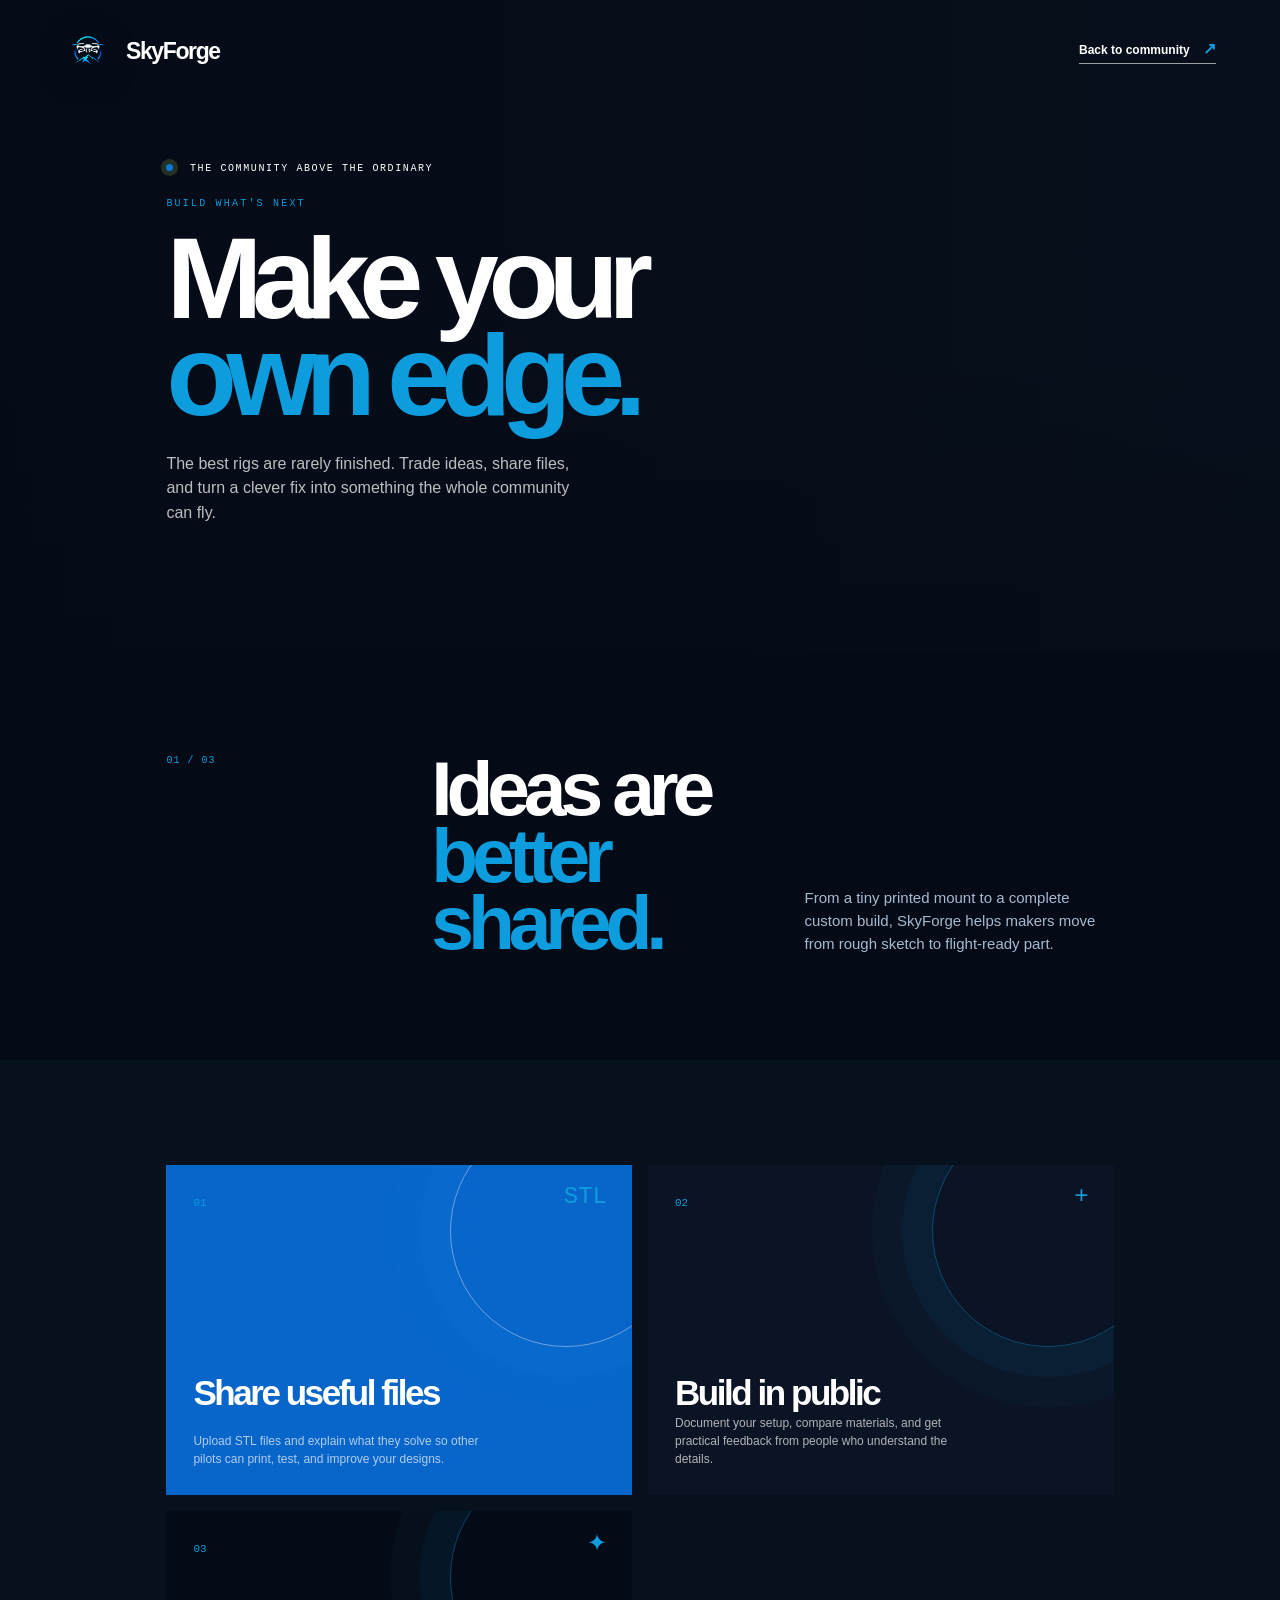
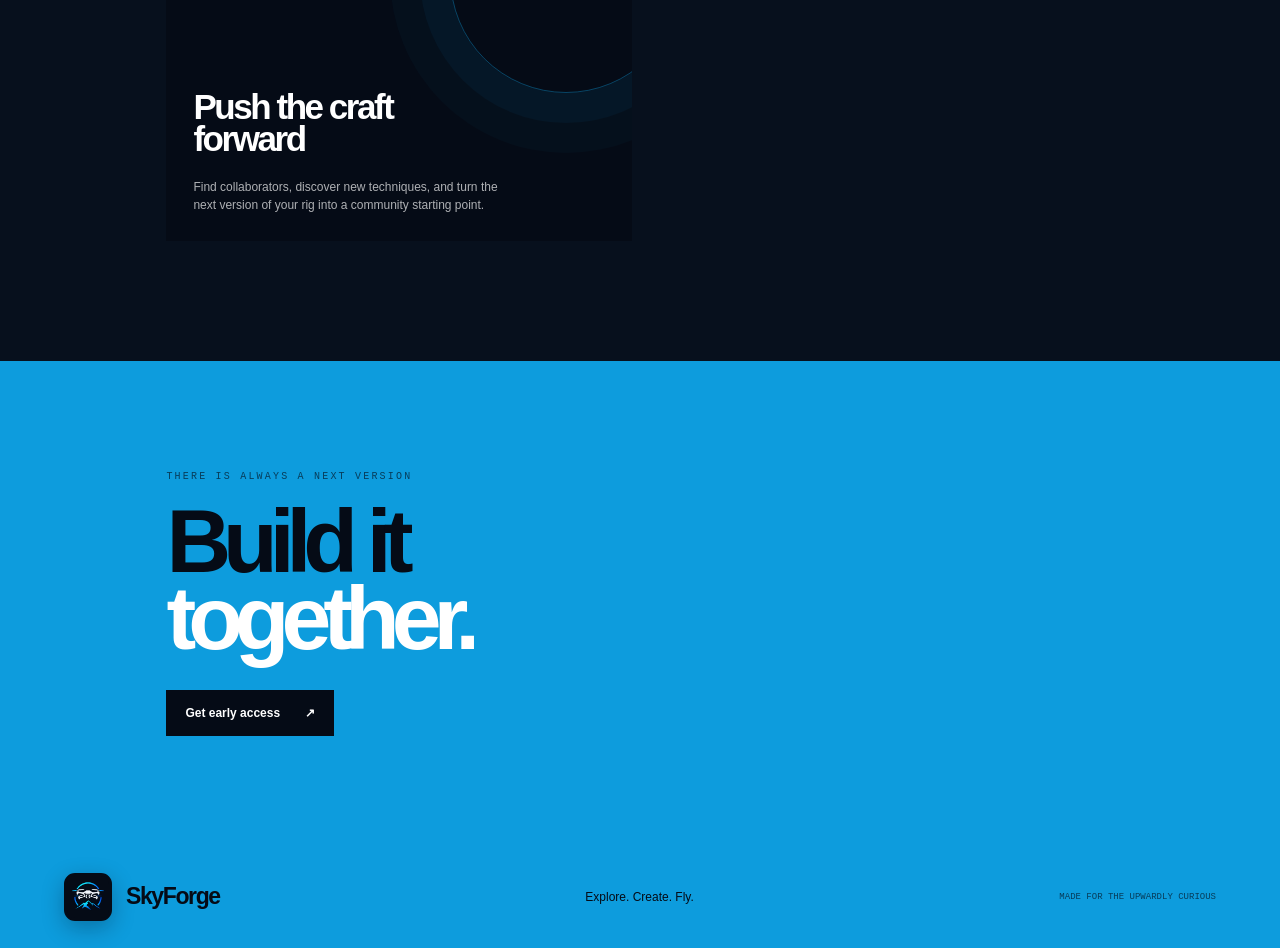
<file: build-whats-next.html>
<!doctype html>
<html lang="en">
  <head>
    <meta charset="UTF-8" />
    <meta name="viewport" content="width=device-width, initial-scale=1.0" />
    <meta name="description" content="Build what is next with SkyForge." />
    <title>Build What's Next | SkyForge</title>
    <link rel="icon" type="image/png" href="logo-transparent.png" />
    <link rel="stylesheet" href="styles.css?v=20260918" />
    <link rel="stylesheet" href="details.css" />
  </head>
  <body class="detail-page">
    <header class="detail-header"><a class="brand" href="index.html" aria-label="SkyForge home"><img class="brand-icon" src="logo-transparent.png" alt="" /><span>SkyForge</span></a><a class="detail-back" href="index.html#community">Back to community <span aria-hidden="true">↗</span></a></header>
    <main>
      <section class="detail-hero detail-build-hero"><div class="detail-hero-copy"><p class="eyebrow"><span class="live-dot"></span> The community above the ordinary</p><p class="detail-kicker">Build what's next</p><h1>Make your<br /><em>own edge.</em></h1><p class="detail-lede">The best rigs are rarely finished. Trade ideas, share files, and turn a clever fix into something the whole community can fly.</p></div></section>
      <section class="detail-intro"><span class="section-index">01 / 03</span><h2>Ideas are<br /><em>better shared.</em></h2><p>From a tiny printed mount to a complete custom build, SkyForge helps makers move from rough sketch to flight-ready part.</p></section>
      <section class="detail-grid-section"><article class="detail-feature detail-feature-blue"><span class="detail-number">01</span><span class="detail-icon">STL</span><h3>Share useful files</h3><p>Upload STL files and explain what they solve so other pilots can print, test, and improve your designs.</p></article><article class="detail-feature"><span class="detail-number">02</span><span class="detail-icon">+</span><h3>Build in public</h3><p>Document your setup, compare materials, and get practical feedback from people who understand the details.</p></article><article class="detail-feature detail-feature-dark"><span class="detail-number">03</span><span class="detail-icon">✦</span><h3>Push the craft forward</h3><p>Find collaborators, discover new techniques, and turn the next version of your rig into a community starting point.</p></article></section>
      <section class="detail-cta"><p class="detail-kicker">There is always a next version</p><h2>Build it<br /><em>together.</em></h2><a class="button button-primary" href="early-access.html">Get early access <span aria-hidden="true">↗</span></a></section>
    </main>
    <footer class="site-footer"><a class="brand" href="index.html"><img class="brand-icon" src="logo-transparent.png" alt="" /><span>SkyForge</span></a><p>Explore. Create. Fly.</p><p class="footer-meta">Made for the upwardly curious</p></footer>
  </body>
</html>
</file>
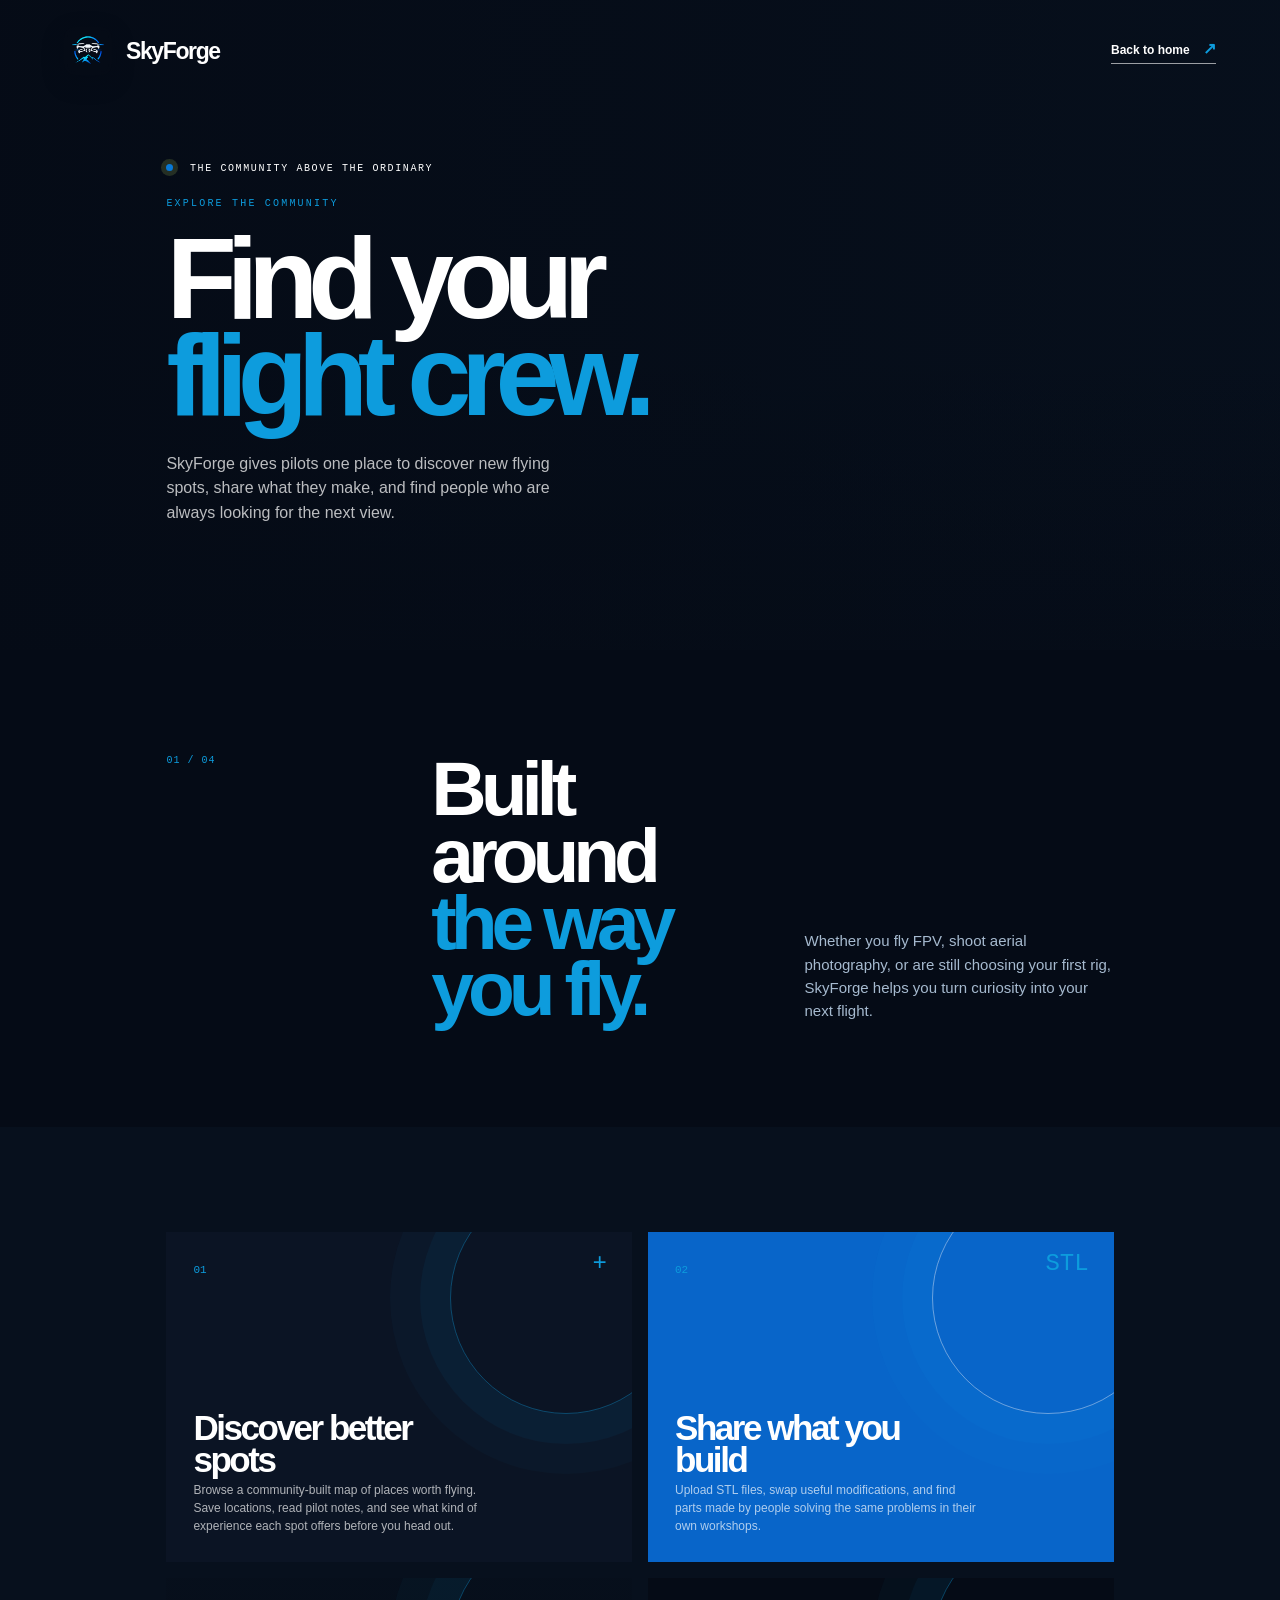
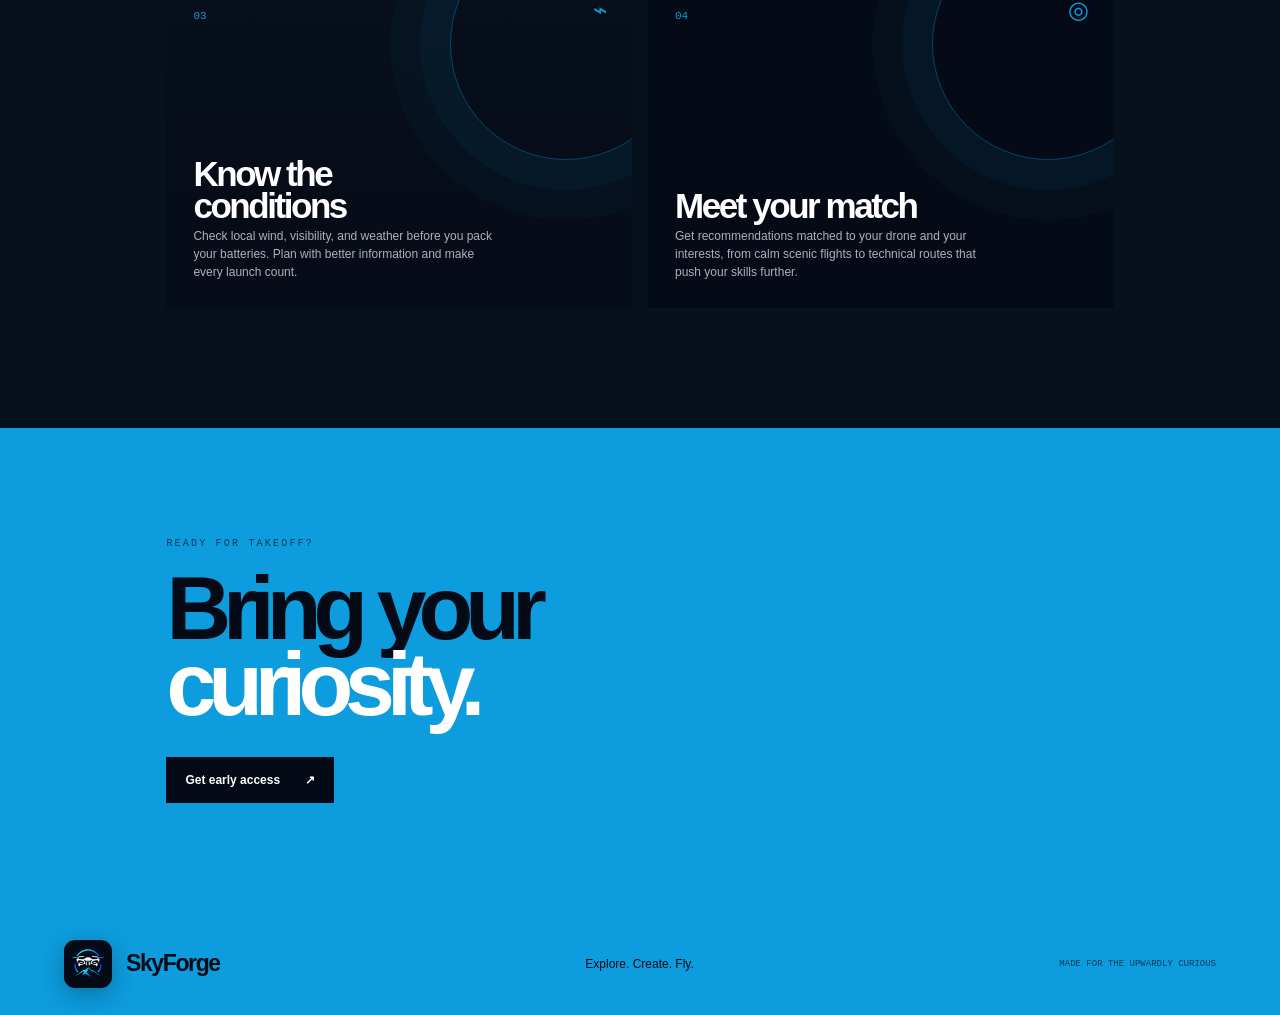
<file: community.html>
<!doctype html>
<html lang="en">
  <head>
    <meta charset="UTF-8" />
    <meta name="viewport" content="width=device-width, initial-scale=1.0" />
    <meta name="description" content="Explore how SkyForge brings drone pilots, places, builds, and flight planning together." />
    <title>Community | SkyForge</title>
    <link rel="icon" type="image/png" href="logo-transparent.png" />
    <link rel="stylesheet" href="styles.css?v=20260918" />
    <link rel="stylesheet" href="details.css" />
  </head>
  <body class="detail-page">
    <header class="detail-header">
      <a class="brand" href="index.html" aria-label="SkyForge home"><img class="brand-icon" src="logo-transparent.png" alt="" /><span>SkyForge</span></a>
      <a class="detail-back" href="index.html">Back to home <span aria-hidden="true">↗</span></a>
    </header>
    <main>
      <section class="detail-hero detail-community-hero">
        <div class="detail-hero-copy">
          <p class="eyebrow"><span class="live-dot"></span> The community above the ordinary</p>
          <p class="detail-kicker">Explore the community</p>
          <h1>Find your<br /><em>flight crew.</em></h1>
          <p class="detail-lede">SkyForge gives pilots one place to discover new flying spots, share what they make, and find people who are always looking for the next view.</p>
        </div>
      </section>
      <section class="detail-intro">
        <span class="section-index">01 / 04</span>
        <h2>Built around<br /><em>the way you fly.</em></h2>
        <p>Whether you fly FPV, shoot aerial photography, or are still choosing your first rig, SkyForge helps you turn curiosity into your next flight.</p>
      </section>
      <section class="detail-grid-section">
        <article class="detail-feature"><span class="detail-number">01</span><span class="detail-icon">+</span><h3>Discover better spots</h3><p>Browse a community-built map of places worth flying. Save locations, read pilot notes, and see what kind of experience each spot offers before you head out.</p></article>
        <article class="detail-feature detail-feature-blue"><span class="detail-number">02</span><span class="detail-icon">STL</span><h3>Share what you build</h3><p>Upload STL files, swap useful modifications, and find parts made by people solving the same problems in their own workshops.</p></article>
        <article class="detail-feature detail-feature-image"><span class="detail-number">03</span><span class="detail-icon">⌁</span><h3>Know the conditions</h3><p>Check local wind, visibility, and weather before you pack your batteries. Plan with better information and make every launch count.</p></article>
        <article class="detail-feature detail-feature-dark"><span class="detail-number">04</span><span class="detail-icon">◎</span><h3>Meet your match</h3><p>Get recommendations matched to your drone and your interests, from calm scenic flights to technical routes that push your skills further.</p></article>
      </section>
      <section class="detail-cta">
        <p class="detail-kicker">Ready for takeoff?</p>
        <h2>Bring your<br /><em>curiosity.</em></h2>
        <a class="button button-primary" href="early-access.html">Get early access <span aria-hidden="true">↗</span></a>
      </section>
    </main>
    <footer class="site-footer"><a class="brand" href="index.html"><img class="brand-icon" src="logo-transparent.png" alt="" /><span>SkyForge</span></a><p>Explore. Create. Fly.</p><p class="footer-meta">Made for the upwardly curious</p></footer>
  </body>
</html>
</file>
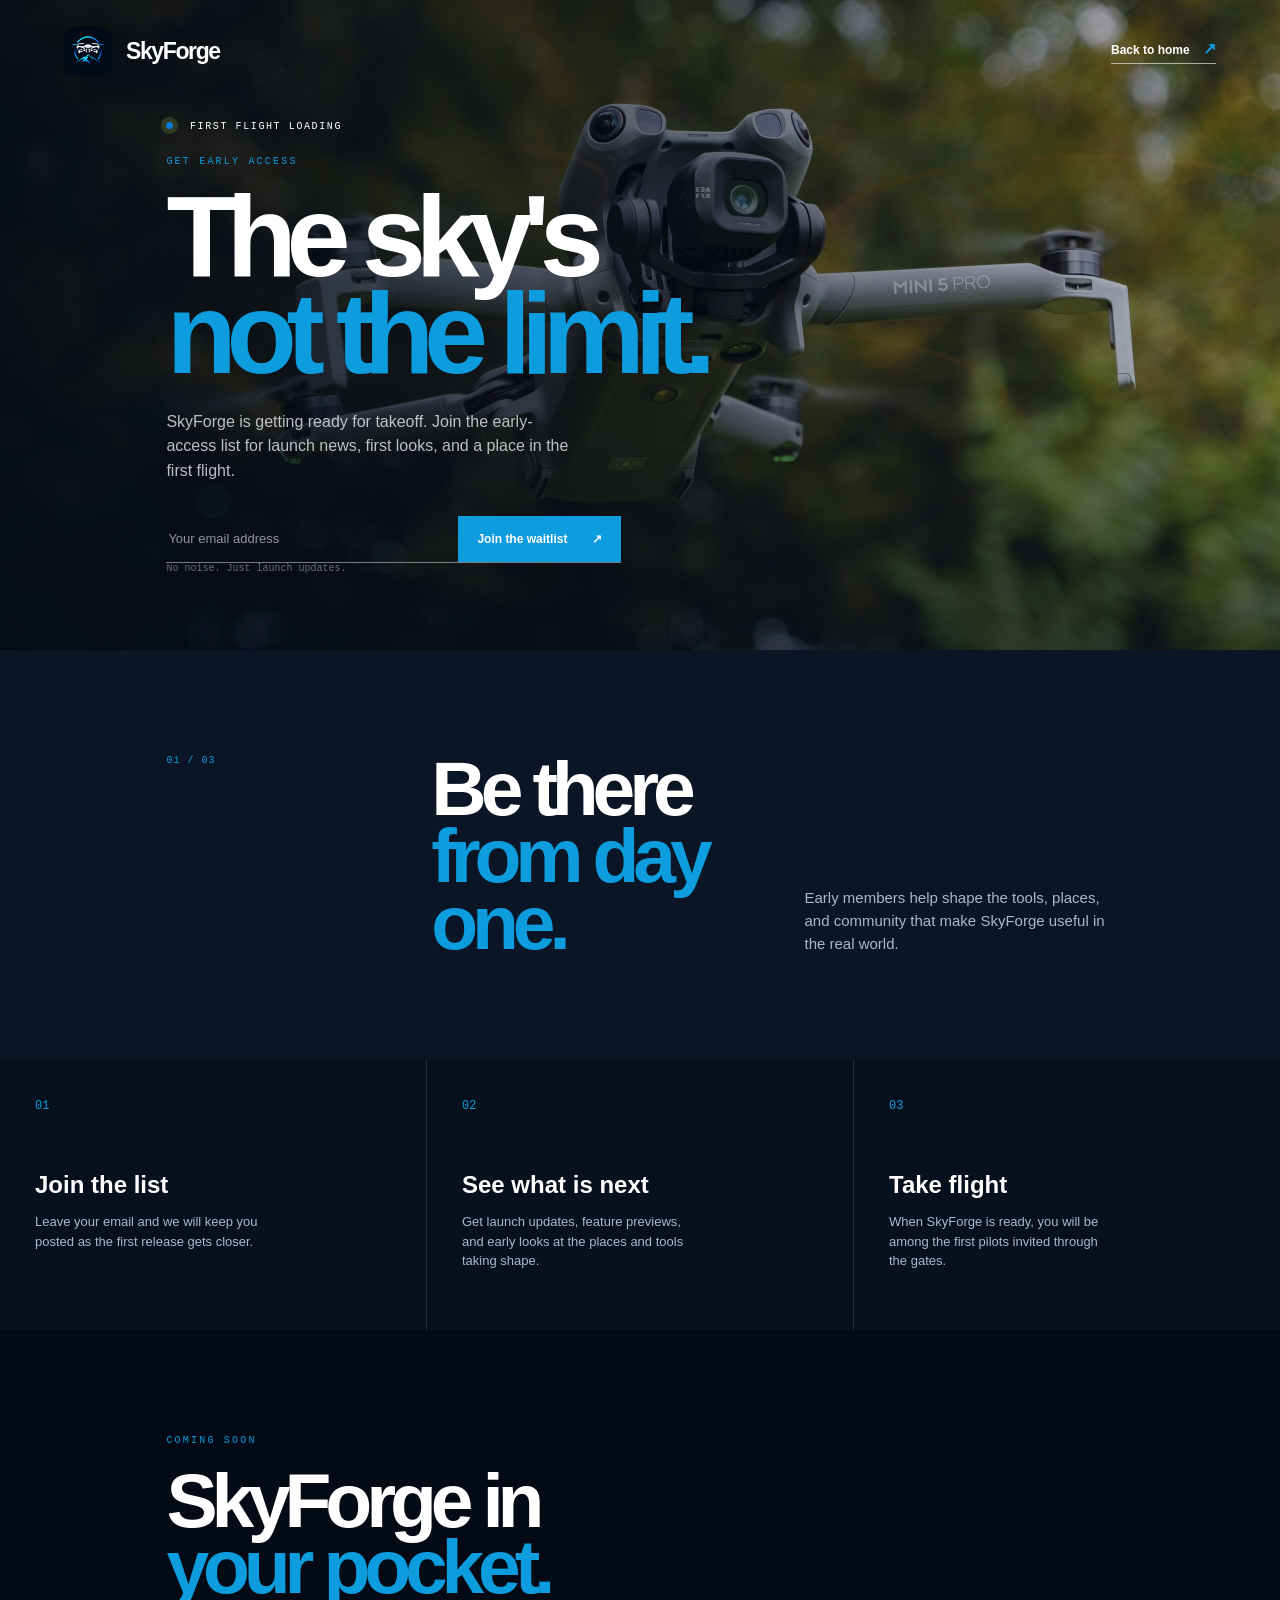
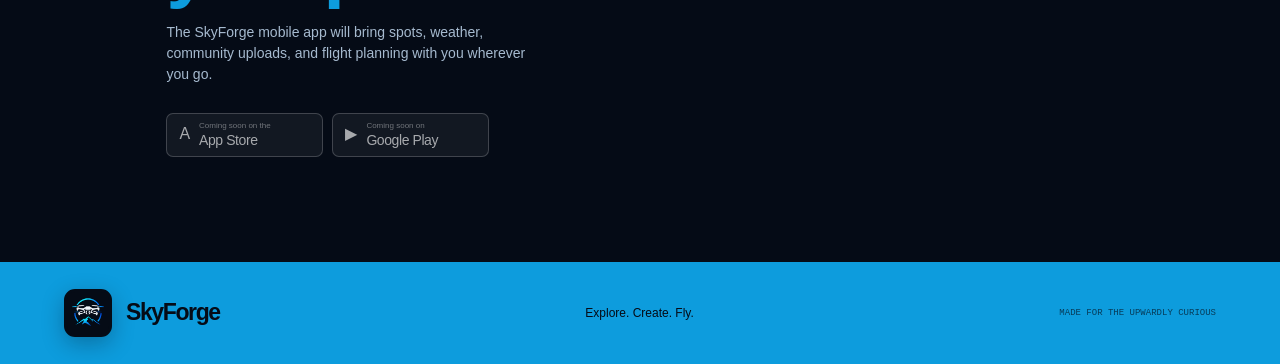
<file: early-access.html>
<!doctype html>
<html lang="en">
  <head>
    <meta charset="UTF-8" />
    <meta name="viewport" content="width=device-width, initial-scale=1.0" />
    <meta name="description" content="Join the SkyForge early-access list and be part of the first flight." />
    <title>Early Access | SkyForge</title>
    <link rel="icon" type="image/png" href="logo-transparent.png" />
    <link rel="stylesheet" href="styles.css?v=20260918" />
    <link rel="stylesheet" href="details.css" />
  </head>
  <body class="detail-page">
    <header class="detail-header">
      <a class="brand" href="index.html" aria-label="SkyForge home"><img class="brand-icon" src="logo-transparent.png" alt="" /><span>SkyForge</span></a>
      <a class="detail-back" href="index.html">Back to home <span aria-hidden="true">↗</span></a>
    </header>
    <main>
      <section class="detail-hero detail-access-hero">
        <div class="detail-hero-copy">
          <p class="eyebrow"><span class="live-dot"></span> First flight loading</p>
          <p class="detail-kicker">Get early access</p>
          <h1>The sky's<br /><em>not the limit.</em></h1>
          <p class="detail-lede">SkyForge is getting ready for takeoff. Join the early-access list for launch news, first looks, and a place in the first flight.</p>
          <form class="detail-waitlist-form" id="waitlist-form">
            <label class="sr-only" for="email">Your email address</label>
            <input id="email" name="email" type="email" placeholder="Your email address" autocomplete="email" required />
            <button class="button button-primary" type="submit">Join the waitlist <span aria-hidden="true">↗</span></button>
          </form>
          <p class="form-note" id="form-note">No noise. Just launch updates.</p>
        </div>
      </section>
      <section class="detail-intro detail-access-intro">
        <span class="section-index">01 / 03</span>
        <h2>Be there<br /><em>from day one.</em></h2>
        <p>Early members help shape the tools, places, and community that make SkyForge useful in the real world.</p>
      </section>
      <section class="access-steps">
        <article><span>01</span><h3>Join the list</h3><p>Leave your email and we will keep you posted as the first release gets closer.</p></article>
        <article><span>02</span><h3>See what is next</h3><p>Get launch updates, feature previews, and early looks at the places and tools taking shape.</p></article>
        <article><span>03</span><h3>Take flight</h3><p>When SkyForge is ready, you will be among the first pilots invited through the gates.</p></article>
      </section>
      <section class="store-panel" aria-label="Mobile app availability">
        <p class="detail-kicker">Coming soon</p>
        <h2>SkyForge in<br /><em>your pocket.</em></h2>
        <p>The SkyForge mobile app will bring spots, weather, community uploads, and flight planning with you wherever you go.</p>
        <div class="store-badges">
          <div class="store-badge"><span class="store-wordmark">A</span><span><small>Coming soon on the</small><strong>App Store</strong></span></div>
          <div class="store-badge"><span class="store-wordmark">▶</span><span><small>Coming soon on</small><strong>Google Play</strong></span></div>
        </div>
      </section>
    </main>
    <footer class="site-footer"><a class="brand" href="index.html"><img class="brand-icon" src="logo-transparent.png" alt="" /><span>SkyForge</span></a><p>Explore. Create. Fly.</p><p class="footer-meta">Made for the upwardly curious</p></footer>
    <div class="waitlist-modal" id="waitlist-modal" role="dialog" aria-modal="true" aria-labelledby="waitlist-modal-title" aria-describedby="waitlist-modal-description" hidden>
      <div class="waitlist-modal-card">
        <button class="modal-close" type="button" aria-label="Close confirmation">×</button>
        <span class="modal-check" aria-hidden="true">✓</span>
        <p class="detail-kicker">You're in</p>
        <h2 id="waitlist-modal-title">You’re on the<br /><em>waitlist.</em></h2>
        <p id="waitlist-modal-description">We’ll keep you updated as SkyForge takes shape. Watch the skies.</p>
        <button class="button button-primary modal-done" type="button">Back to exploring</button>
      </div>
    </div>
    <script src="script.js?v=20260918"></script>
  </body>
</html>
</file>
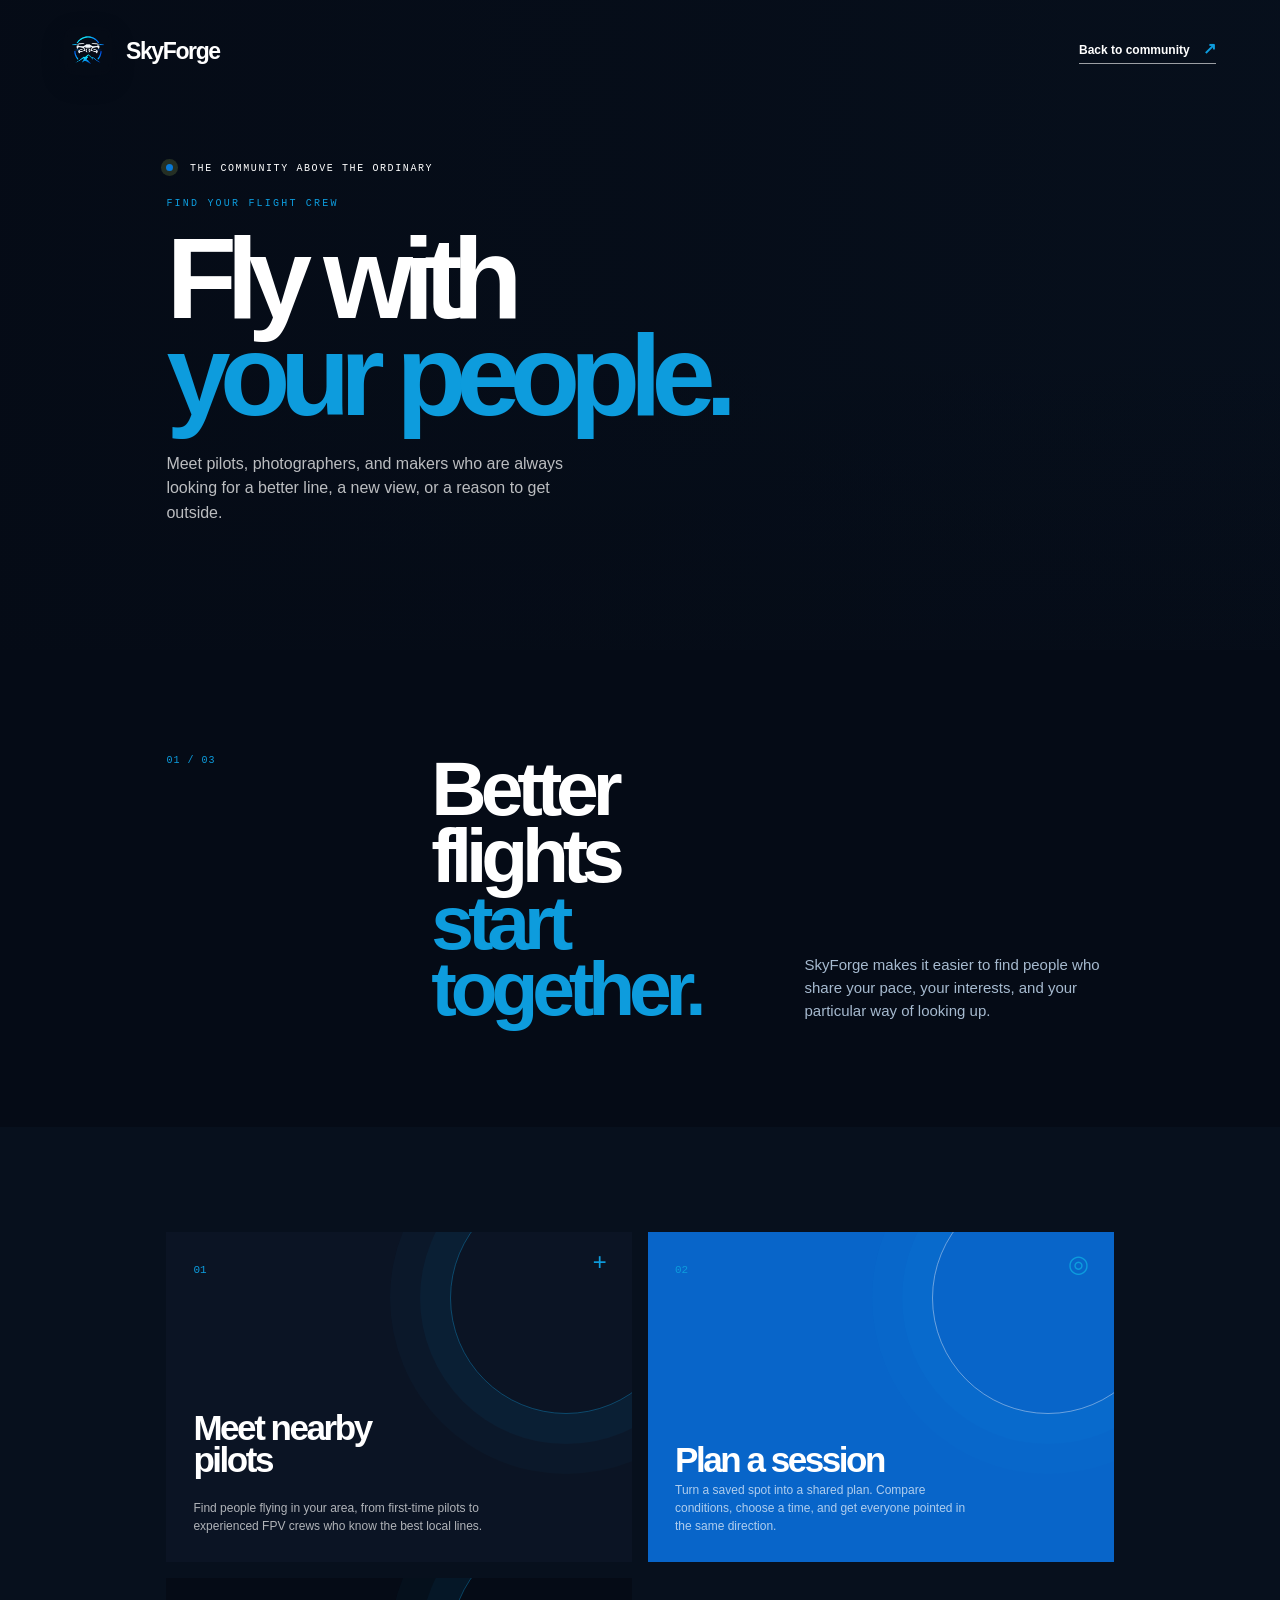
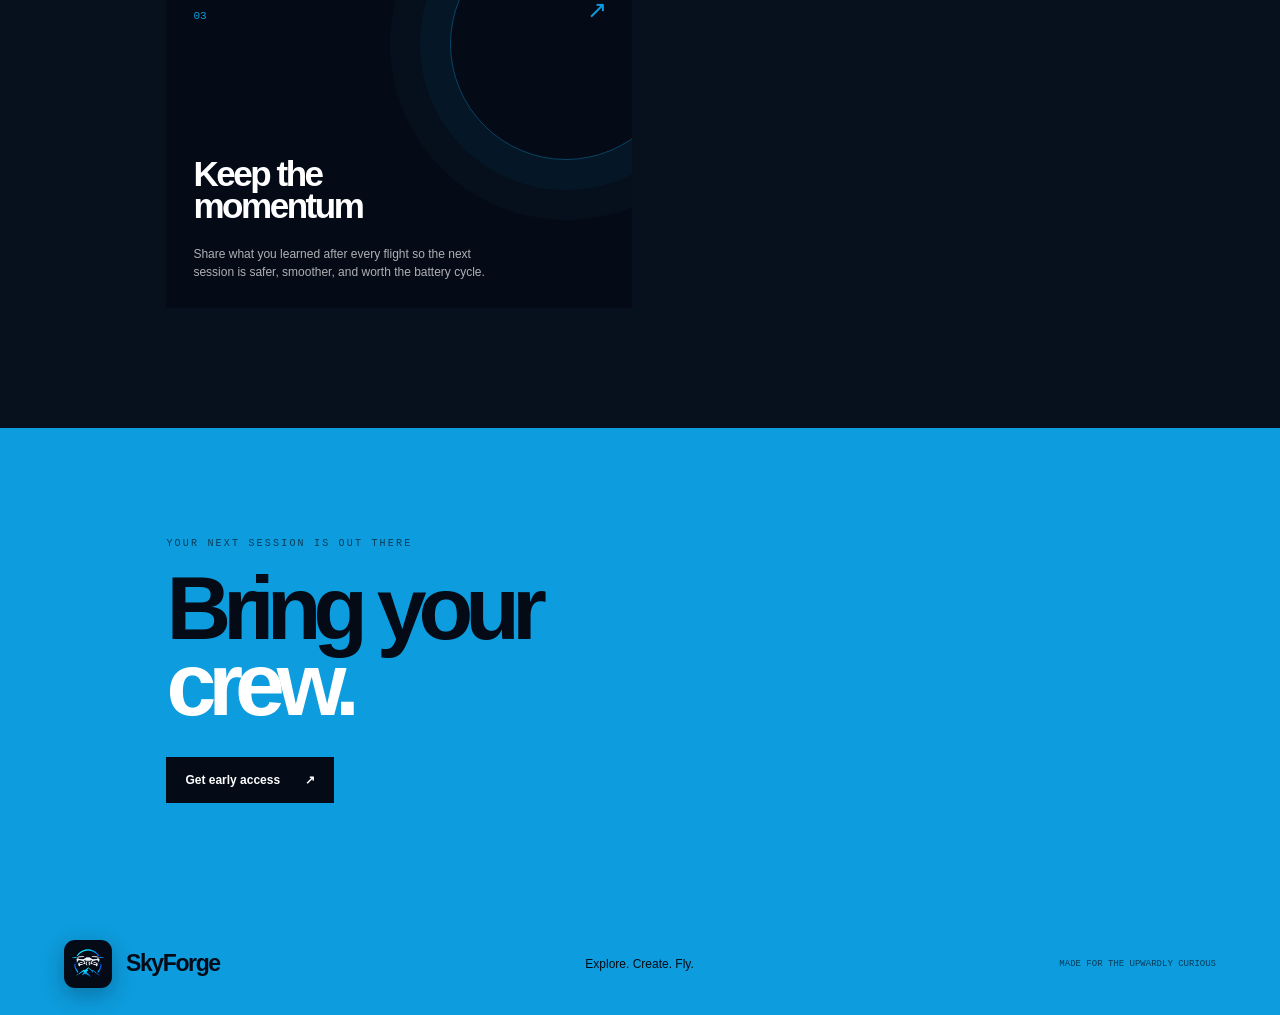
<file: flight-crew.html>
<!doctype html>
<html lang="en">
  <head>
    <meta charset="UTF-8" />
    <meta name="viewport" content="width=device-width, initial-scale=1.0" />
    <meta name="description" content="Find your flight crew with SkyForge." />
    <title>Find Your Flight Crew | SkyForge</title>
    <link rel="icon" type="image/png" href="logo-transparent.png" />
    <link rel="stylesheet" href="styles.css?v=20260918" />
    <link rel="stylesheet" href="details.css" />
  </head>
  <body class="detail-page">
    <header class="detail-header"><a class="brand" href="index.html" aria-label="SkyForge home"><img class="brand-icon" src="logo-transparent.png" alt="" /><span>SkyForge</span></a><a class="detail-back" href="index.html#community">Back to community <span aria-hidden="true">↗</span></a></header>
    <main>
      <section class="detail-hero detail-crew-hero"><div class="detail-hero-copy"><p class="eyebrow"><span class="live-dot"></span> The community above the ordinary</p><p class="detail-kicker">Find your flight crew</p><h1>Fly with<br /><em>your people.</em></h1><p class="detail-lede">Meet pilots, photographers, and makers who are always looking for a better line, a new view, or a reason to get outside.</p></div></section>
      <section class="detail-intro"><span class="section-index">01 / 03</span><h2>Better flights<br /><em>start together.</em></h2><p>SkyForge makes it easier to find people who share your pace, your interests, and your particular way of looking up.</p></section>
      <section class="detail-grid-section"><article class="detail-feature"><span class="detail-number">01</span><span class="detail-icon">+</span><h3>Meet nearby pilots</h3><p>Find people flying in your area, from first-time pilots to experienced FPV crews who know the best local lines.</p></article><article class="detail-feature detail-feature-blue"><span class="detail-number">02</span><span class="detail-icon">◎</span><h3>Plan a session</h3><p>Turn a saved spot into a shared plan. Compare conditions, choose a time, and get everyone pointed in the same direction.</p></article><article class="detail-feature detail-feature-dark"><span class="detail-number">03</span><span class="detail-icon">↗</span><h3>Keep the momentum</h3><p>Share what you learned after every flight so the next session is safer, smoother, and worth the battery cycle.</p></article></section>
      <section class="detail-cta"><p class="detail-kicker">Your next session is out there</p><h2>Bring your<br /><em>crew.</em></h2><a class="button button-primary" href="early-access.html">Get early access <span aria-hidden="true">↗</span></a></section>
    </main>
    <footer class="site-footer"><a class="brand" href="index.html"><img class="brand-icon" src="logo-transparent.png" alt="" /><span>SkyForge</span></a><p>Explore. Create. Fly.</p><p class="footer-meta">Made for the upwardly curious</p></footer>
  </body>
</html>
</file>
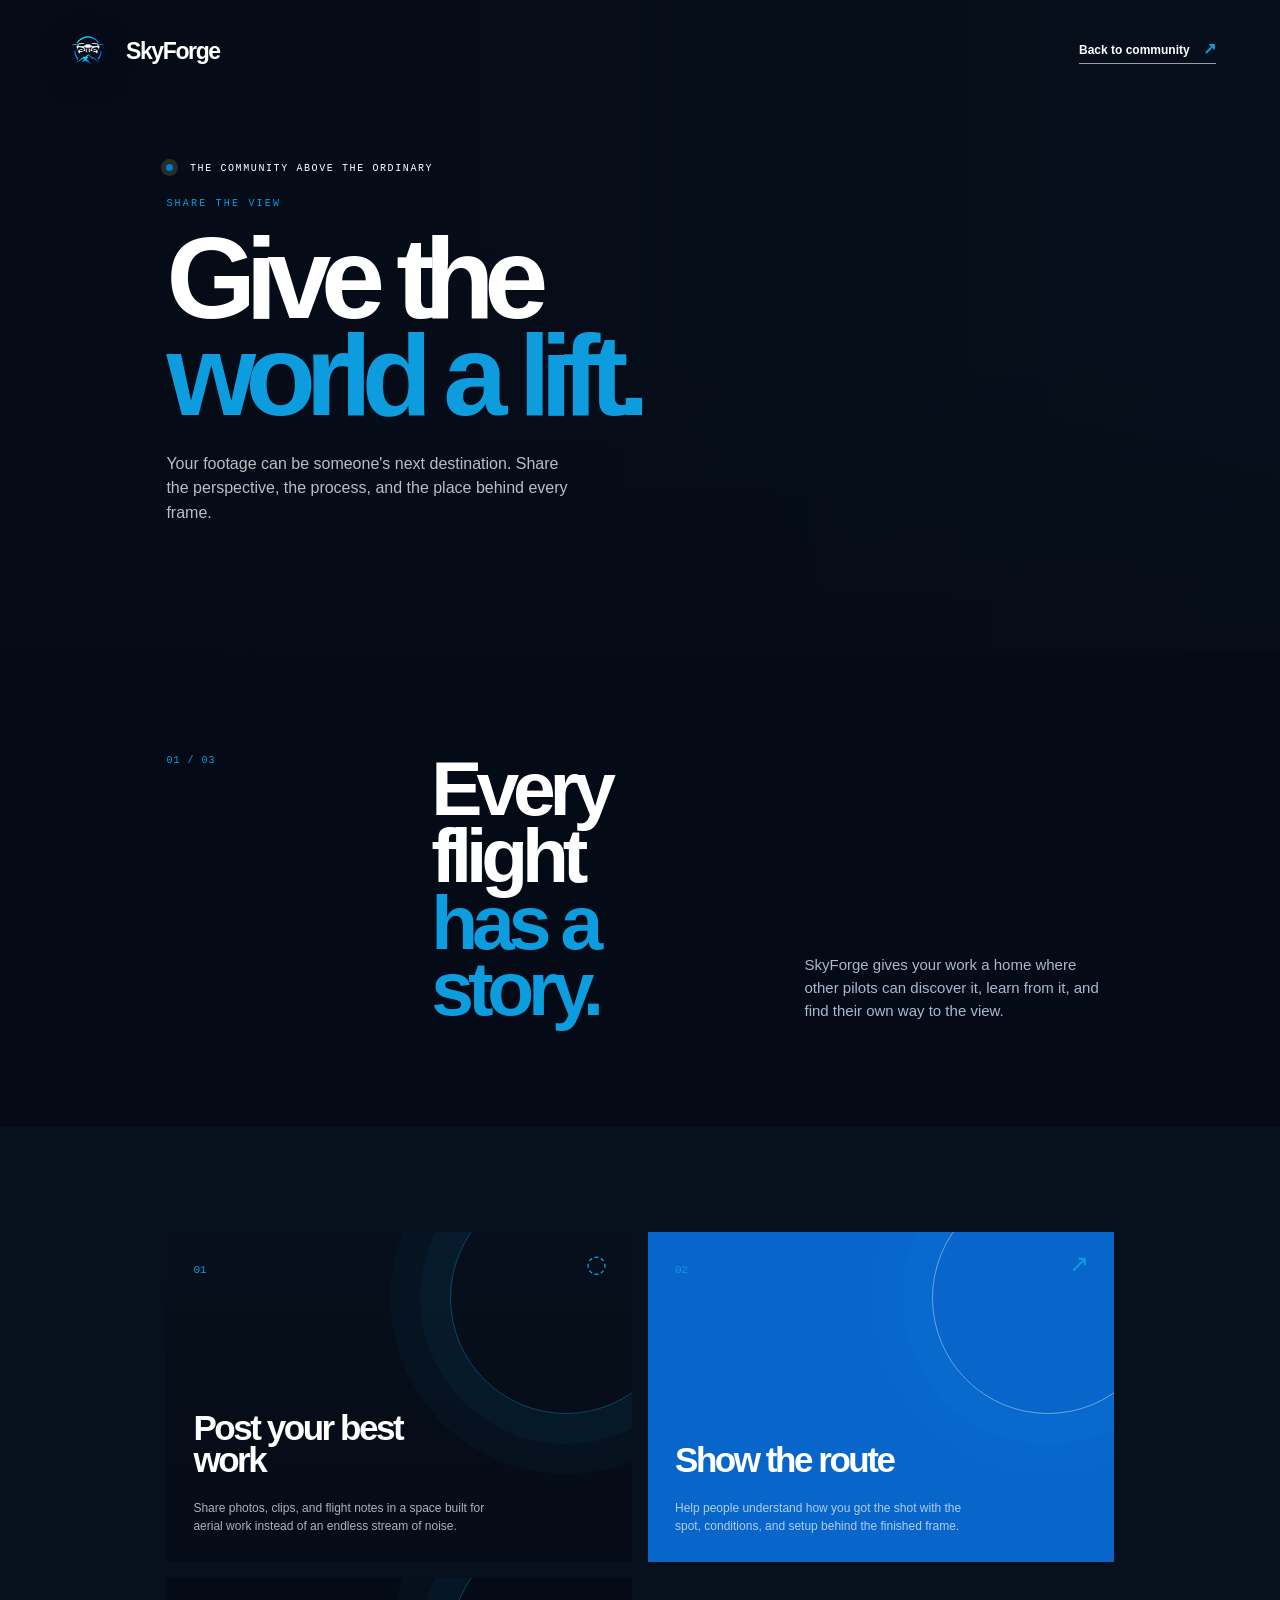
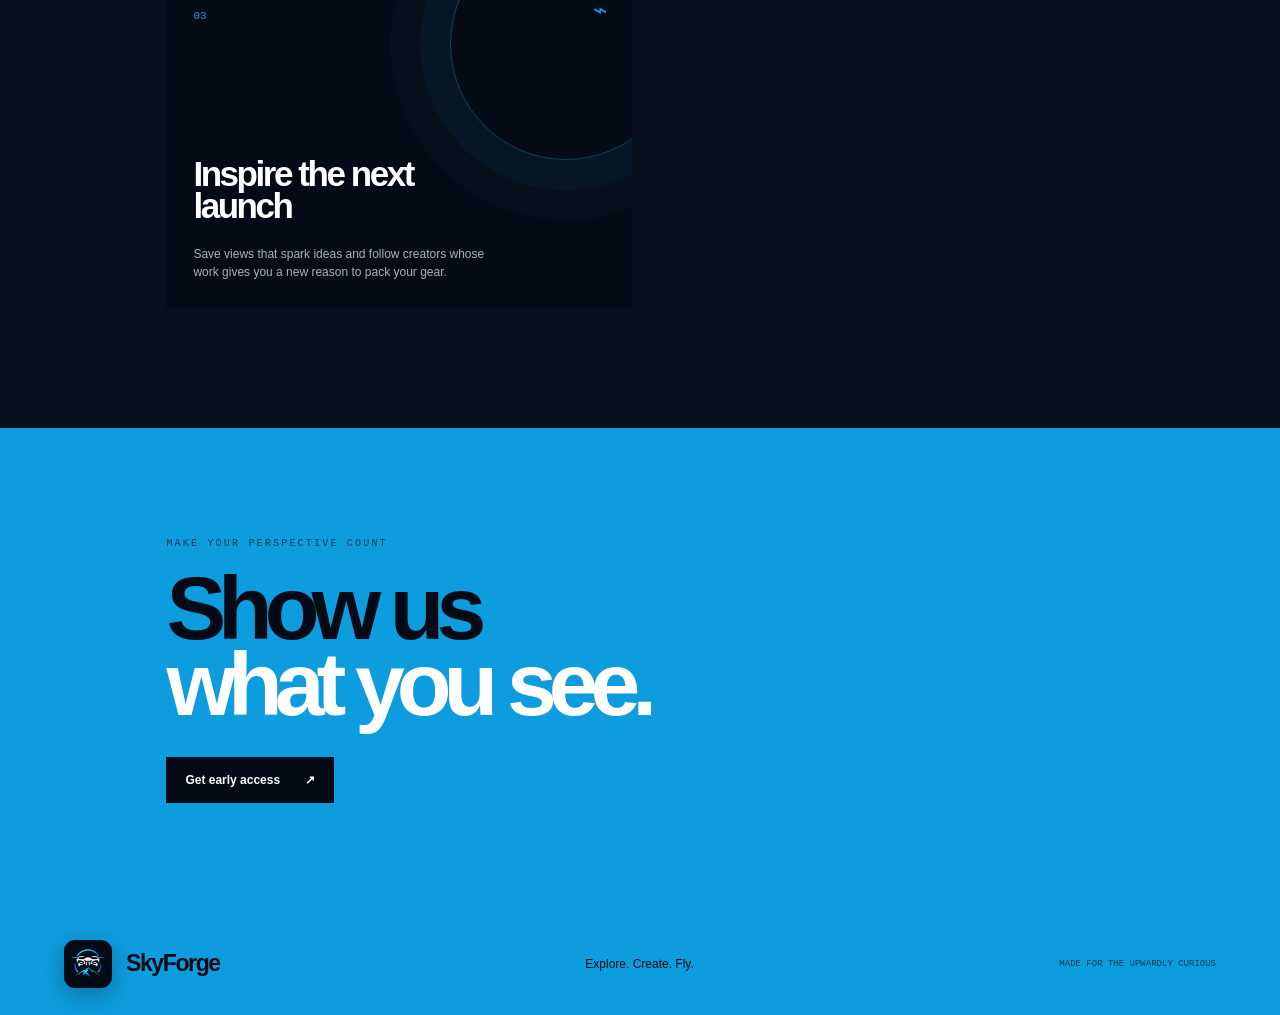
<file: share-the-view.html>
<!doctype html>
<html lang="en">
  <head>
    <meta charset="UTF-8" />
    <meta name="viewport" content="width=device-width, initial-scale=1.0" />
    <meta name="description" content="Share your view with the SkyForge community." />
    <title>Share the View | SkyForge</title>
    <link rel="icon" type="image/png" href="logo-transparent.png" />
    <link rel="stylesheet" href="styles.css?v=20260918" />
    <link rel="stylesheet" href="details.css" />
  </head>
  <body class="detail-page">
    <header class="detail-header"><a class="brand" href="index.html" aria-label="SkyForge home"><img class="brand-icon" src="logo-transparent.png" alt="" /><span>SkyForge</span></a><a class="detail-back" href="index.html#community">Back to community <span aria-hidden="true">↗</span></a></header>
    <main>
      <section class="detail-hero detail-view-hero"><div class="detail-hero-copy"><p class="eyebrow"><span class="live-dot"></span> The community above the ordinary</p><p class="detail-kicker">Share the view</p><h1>Give the<br /><em>world a lift.</em></h1><p class="detail-lede">Your footage can be someone's next destination. Share the perspective, the process, and the place behind every frame.</p></div></section>
      <section class="detail-intro"><span class="section-index">01 / 03</span><h2>Every flight<br /><em>has a story.</em></h2><p>SkyForge gives your work a home where other pilots can discover it, learn from it, and find their own way to the view.</p></section>
      <section class="detail-grid-section"><article class="detail-feature detail-feature-image"><span class="detail-number">01</span><span class="detail-icon">◌</span><h3>Post your best work</h3><p>Share photos, clips, and flight notes in a space built for aerial work instead of an endless stream of noise.</p></article><article class="detail-feature detail-feature-blue"><span class="detail-number">02</span><span class="detail-icon">↗</span><h3>Show the route</h3><p>Help people understand how you got the shot with the spot, conditions, and setup behind the finished frame.</p></article><article class="detail-feature detail-feature-dark"><span class="detail-number">03</span><span class="detail-icon">⌁</span><h3>Inspire the next launch</h3><p>Save views that spark ideas and follow creators whose work gives you a new reason to pack your gear.</p></article></section>
      <section class="detail-cta"><p class="detail-kicker">Make your perspective count</p><h2>Show us<br /><em>what you see.</em></h2><a class="button button-primary" href="early-access.html">Get early access <span aria-hidden="true">↗</span></a></section>
    </main>
    <footer class="site-footer"><a class="brand" href="index.html"><img class="brand-icon" src="logo-transparent.png" alt="" /><span>SkyForge</span></a><p>Explore. Create. Fly.</p><p class="footer-meta">Made for the upwardly curious</p></footer>
  </body>
</html>
</file>
<file: styles.css>
:root {
  --ink: #050b16;
  --muted: #60758d;
  --cream: #07101d;
  --orange: #0d9cdd;
  --orange-deep: #0865c9;
  --lime: #0878d6;
  --line: rgba(18, 24, 32, .16);
  --mono: "DM Mono", monospace;
  --display: "Space Grotesk", sans-serif;
}

* { box-sizing: border-box; }
html { scroll-behavior: smooth; }
body { margin: 0; color: var(--ink); background: var(--cream); font-family: var(--display); }
a { color: inherit; text-decoration: none; }
button, input { font: inherit; }
.sr-only { position: absolute; width: 1px; height: 1px; padding: 0; margin: -1px; overflow: hidden; clip: rect(0,0,0,0); white-space: nowrap; border: 0; }
.modal-open { overflow: hidden; }
.waitlist-modal[hidden] { display: none; }
.waitlist-modal { position: fixed; z-index: 100; inset: 0; display: grid; place-items: center; padding: 24px; background: rgba(2, 8, 17, .78); backdrop-filter: blur(8px); animation: modal-fade .2s ease-out both; }
.waitlist-modal-card { position: relative; width: min(440px, 100%); padding: 50px 44px 42px; border: 1px solid rgba(13,156,221,.58); color: white; background: linear-gradient(145deg, #10243b, #050b16); box-shadow: 0 25px 80px rgba(0,0,0,.5), 0 0 35px rgba(8,125,244,.18); animation: modal-rise .3s ease-out both; }
.modal-close { position: absolute; top: 13px; right: 16px; width: 34px; height: 34px; border: 1px solid rgba(255,255,255,.25); color: rgba(255,255,255,.75); background: transparent; font-size: 24px; line-height: 1; cursor: pointer; }.modal-close:hover, .modal-close:focus-visible { color: white; border-color: var(--orange); }
.modal-check { display: grid; width: 44px; height: 44px; margin-bottom: 25px; place-items: center; border-radius: 50%; color: var(--ink); background: var(--lime); font-size: 25px; font-weight: 700; }
.waitlist-modal-card .detail-kicker { margin-bottom: 17px; color: var(--orange); font: 10px var(--mono); letter-spacing: .22em; text-transform: uppercase; }
.waitlist-modal-card h2 { margin: 0 0 21px; font-size: clamp(46px, 7vw, 68px); line-height: .88; letter-spacing: -.08em; }.waitlist-modal-card h2 em { color: var(--lime); font-style: normal; }.waitlist-modal-card > p:not(.detail-kicker) { max-width: 310px; margin-bottom: 28px; color: rgba(255,255,255,.68); font-size: 14px; line-height: 1.5; }.modal-done { width: 100%; }
@keyframes modal-fade { from { opacity: 0; } to { opacity: 1; } }@keyframes modal-rise { from { opacity: 0; transform: translateY(14px) scale(.98); } to { opacity: 1; transform: translateY(0) scale(1); } }

.site-header { position: absolute; z-index: 10; top: 0; left: 0; width: 100%; padding: 30px 5vw; display: flex; align-items: center; justify-content: space-between; color: white; }
.brand { display: inline-flex; align-items: center; gap: 14px; font-weight: 700; font-size: 23px; letter-spacing: -.06em; }
.brand-icon { width: 48px; height: 48px; border: 3px solid var(--ink); border-radius: 11px; background: var(--ink); box-shadow: 0 7px 22px rgba(5, 11, 22, .28); }
.nav-links { display: flex; gap: 34px; margin-left: auto; margin-right: 43px; font-size: 12px; font-weight: 500; }
.nav-links a { opacity: .72; transition: opacity .2s; }.nav-links a:hover { opacity: 1; }
.nav-cta { border-bottom: 1px solid rgba(255,255,255,.7); padding-bottom: 5px; font-size: 12px; font-weight: 600; }.nav-cta span { margin-left: 10px; font-size: 16px; }
.menu-toggle { display: none; border: 0; background: none; color: white; padding: 8px; }.menu-toggle span { display: block; width: 23px; height: 1px; margin: 5px; background: currentColor; }

.hero { height: min(820px, 92vh); min-height: 650px; position: relative; display: flex; align-items: center; color: white; overflow: hidden; background: #050b16; }
.hero-art { position: absolute; inset: 0; background: url("drone-hero.jpg") center center / cover; transform: scale(1.03); animation: drift 14s ease-out both; }
.hero-scrim { position: absolute; inset: 0; background: linear-gradient(90deg, rgba(6,15,20,.8) 0%, rgba(6,15,20,.35) 50%, rgba(6,15,20,.08) 100%), linear-gradient(0deg, rgba(5,12,15,.55), transparent 35%); }
.hero-grid { position: absolute; inset: 0; opacity: .15; background-image: linear-gradient(rgba(255,255,255,.4) 1px, transparent 1px), linear-gradient(90deg, rgba(255,255,255,.4) 1px, transparent 1px); background-size: 9vw 9vw; mask-image: linear-gradient(90deg, black, transparent 70%); }
.hero-copy { position: relative; z-index: 1; width: min(800px, 85vw); margin-left: 13vw; margin-top: 50px; }.eyebrow { margin: 0 0 24px; font: 500 10px var(--mono); letter-spacing: .16em; text-transform: uppercase; }.hero-slogan { margin: -8px 0 25px; color: var(--orange); font: 500 12px var(--mono); letter-spacing: .14em; text-transform: uppercase; }.live-dot { display: inline-block; width: 7px; height: 7px; margin-right: 9px; border-radius: 50%; background: var(--lime); box-shadow: 0 0 0 5px rgba(213,243,107,.15); }
h1, h2, h3, p { margin-top: 0; }.hero h1 { margin-bottom: 26px; font-size: clamp(70px, 10.4vw, 155px); line-height: .82; letter-spacing: -.09em; font-weight: 600; }.hero h1 em, h2 em { color: var(--orange); font-style: normal; }.hero-intro { width: 300px; margin-bottom: 34px; color: rgba(255,255,255,.76); font-size: 15px; line-height: 1.5; }.hero-actions { display: flex; align-items: center; gap: 28px; }.hero-apps { display: flex; align-items: center; gap: 11px; margin-top: 23px; color: rgba(255,255,255,.66); font: 9px var(--mono); letter-spacing: .08em; text-transform: uppercase; }.hero-store-marks { display: flex; align-items: center; gap: 8px; padding: 0 10px; border-right: 1px solid rgba(255,255,255,.24); border-left: 1px solid rgba(255,255,255,.24); }.hero-store-mark { width: 13px; height: 15px; fill: currentColor; }.hero-play-mark { width: 14px; height: 16px; }.button { display: inline-flex; align-items: center; justify-content: center; gap: 25px; border: 0; padding: 16px 19px; font-size: 12px; font-weight: 600; cursor: pointer; transition: background .2s, transform .2s; }.button:hover { transform: translateY(-2px); }.button-primary { color: white; background: var(--orange); }.button-primary:hover { background: var(--orange-deep); }.text-link { padding-bottom: 4px; border-bottom: 1px solid rgba(255,255,255,.55); font-size: 12px; }.text-link span { margin-left: 17px; font-size: 17px; }.hero-stat { position: absolute; right: 6vw; bottom: 94px; z-index: 1; display: flex; gap: 16px; align-items: flex-start; }.stat-number { color: var(--lime); font: 13px var(--mono); }.stat-label { color: rgba(255,255,255,.75); font: 10px/1.45 var(--mono); text-transform: uppercase; letter-spacing: .08em; }.scroll-cue { position: absolute; z-index: 1; bottom: 32px; left: 5vw; color: rgba(255,255,255,.6); font: 10px var(--mono); letter-spacing: .12em; text-transform: uppercase; }.scroll-cue span { display: inline-block; width: 24px; height: 1px; margin-right: 12px; vertical-align: middle; background: var(--orange); }
h1, h2, h3, p { margin-top: 0; }.hero h1 { margin-bottom: 26px; font-size: clamp(70px, 10.4vw, 155px); line-height: .82; letter-spacing: -.09em; font-weight: 600; }.hero h1 em, h2 em { color: var(--orange); font-style: normal; }.hero-intro { width: 300px; margin-bottom: 34px; color: rgba(255,255,255,.76); font-size: 15px; line-height: 1.5; }.hero-actions { display: flex; align-items: center; gap: 28px; }.button { display: inline-flex; align-items: center; justify-content: center; gap: 25px; border: 0; padding: 16px 19px; font-size: 12px; font-weight: 600; cursor: pointer; transition: background .2s, transform .2s; }.button:hover { transform: translateY(-2px); }.button-primary { color: white; background: var(--orange); }.button-primary:hover { background: var(--orange-deep); }.text-link { padding-bottom: 4px; border-bottom: 1px solid rgba(255,255,255,.55); font-size: 12px; }.text-link span { margin-left: 17px; font-size: 17px; }.hero-stat { position: absolute; right: 6vw; bottom: 94px; z-index: 1; display: flex; gap: 16px; align-items: flex-start; }.stat-number { color: var(--lime); font: 13px var(--mono); }.stat-label { color: rgba(255,255,255,.75); font: 10px/1.45 var(--mono); text-transform: uppercase; letter-spacing: .08em; }.scroll-cue { position: absolute; z-index: 1; bottom: 32px; left: 5vw; color: rgba(255,255,255,.6); font: 10px var(--mono); letter-spacing: .12em; text-transform: uppercase; }.scroll-cue span { display: inline-block; width: 24px; height: 1px; margin-right: 12px; vertical-align: middle; background: var(--orange); }

.signal-band { min-height: 300px; display: grid; grid-template-columns: 1.2fr 1fr .25fr; gap: 8vw; align-items: center; padding: 70px 13vw; background: var(--ink); color: white; }.section-index { display: block; margin-bottom: 22px; color: var(--orange); font: 10px var(--mono); letter-spacing: .1em; }.signal-band h2, .manifesto h2, .community h2, .join-section h2 { margin: 0; font-size: clamp(43px, 5vw, 74px); line-height: .9; letter-spacing: -.08em; font-weight: 600; }.signal-band h2 em { color: var(--orange); }.signal-description { max-width: 285px; font-size: 16px; line-height: 1.45; opacity: .82; }.signal-arrow { align-self: end; color: var(--orange); font-size: 40px; }
.manifesto { display: grid; grid-template-columns: 1.1fr .9fr; min-height: 650px; align-items: center; gap: 9vw; padding: 100px 13vw; color: white; background: #07101d; }.image-frame { position: relative; }.manifesto-image { height: 475px; overflow: hidden; }.manifesto-image img { width: 100%; height: 100%; object-fit: cover; filter: saturate(.8); }.image-label { position: absolute; bottom: 21px; left: 21px; color: white; font: 9px var(--mono); letter-spacing: .13em; }.dark-eyebrow { color: var(--orange); }.manifesto h2 { margin-bottom: 30px; }.manifesto-copy > p:not(.eyebrow) { max-width: 315px; color: #a6bacf; font-size: 15px; line-height: 1.55; }.arrow-link { display: inline-flex; gap: 25px; margin-top: 22px; border-bottom: 1px solid rgba(255,255,255,.7); padding-bottom: 7px; font-size: 12px; font-weight: 600; }.arrow-link span { color: var(--orange); font-size: 16px; }
.community { padding: 105px 13vw 125px; color: white; background: #0a1525; }.community-heading { display: flex; justify-content: space-between; align-items: end; margin-bottom: 66px; }.community-heading > p { max-width: 280px; margin-bottom: 4px; color: #a6bacf; font-size: 14px; line-height: 1.5; }.community-grid { display: grid; grid-template-columns: repeat(3, 1fr); gap: 15px; }.community-card { position: relative; min-height: 385px; padding: 25px; overflow: hidden; }.card-orange { color: var(--ink); background: var(--orange); }.card-dark { color: white; background: #0b1424; }.card-number { font: 11px var(--mono); opacity: .8; }.card-icon { position: absolute; right: 23px; top: 16px; font-size: 53px; font-weight: 300; }.community-card h3 { position: absolute; left: 25px; bottom: 78px; margin: 0; font-size: 34px; line-height: .93; letter-spacing: -.07em; }.community-card p { position: absolute; left: 25px; bottom: 26px; max-width: 170px; margin: 0; font-size: 12px; line-height: 1.4; opacity: .7; }.card-arrow { position: absolute; right: 24px; bottom: 23px; font-size: 26px; }.card-image { padding: 0; color: white; }.card-image img { width: 100%; height: 100%; object-fit: cover; filter: brightness(.7); transition: transform .6s; }.card-image:hover img { transform: scale(1.06); }.image-card-overlay { position: absolute; inset: 0; padding: 25px; }.image-card-overlay h3 { bottom: 25px; }
.card-photo { color: white; }.card-photo img { position: absolute; inset: 0; width: 100%; height: 100%; object-fit: cover; filter: brightness(.52) saturate(.8); transition: transform .6s; }.card-photo:after { content: ""; position: absolute; inset: 0; background: linear-gradient(0deg, rgba(5,11,22,.85), rgba(5,11,22,.18) 70%); pointer-events: none; }.card-photo > div, .card-photo h3, .card-photo p, .card-photo .card-arrow { z-index: 1; }.card-photo:hover img { transform: scale(1.06); }.image-card-overlay h3 { bottom: 74px; }.image-card-overlay p { bottom: 25px; }
.features { padding: 110px 13vw 120px; color: white; background: #07101d; }.features-heading { display: flex; align-items: end; justify-content: space-between; margin-bottom: 60px; }.features-heading > p { max-width: 280px; margin-bottom: 4px; color: #a6bacf; font-size: 14px; line-height: 1.5; }.feature-grid { display: grid; grid-template-columns: repeat(2, 1fr); gap: 16px; }.feature-card { position: relative; min-height: 470px; padding: 25px; overflow: hidden; color: white; background: #0b1424; }.feature-card:nth-child(2) { color: white; background: #0b1424; }.feature-card:nth-child(3) { color: white; background: #0865c9; }.feature-card:nth-child(4) { color: white; background: #0b1424; }.feature-topline { position: relative; z-index: 2; display: flex; justify-content: space-between; font: 11px var(--mono); }.feature-symbol { font-size: 27px; line-height: .7; }.feature-copy { position: absolute; z-index: 2; right: 25px; bottom: 25px; left: 25px; max-width: 300px; }.feature-copy h3 { margin-bottom: 17px; font-size: 35px; line-height: .9; letter-spacing: -.07em; }.feature-copy h3 em { color: var(--orange); font-style: normal; }.feature-copy p { max-width: 260px; margin-bottom: 0; font-size: 12px; line-height: 1.45; opacity: .74; }.feature-visual { position: absolute; inset: 0; overflow: hidden; }.build-visual { background: radial-gradient(circle at 72% 29%, rgba(13,224,244,.23), transparent 28%), linear-gradient(135deg, transparent 45%, rgba(8,125,244,.22) 45.2%, transparent 45.5%); }.build-ring { position: absolute; width: 190px; height: 190px; top: 80px; right: 80px; border: 1px solid rgba(13,224,244,.55); border-radius: 50%; box-shadow: 0 0 0 24px rgba(13,224,244,.05), 0 0 0 48px rgba(13,224,244,.04); }.build-part { position: absolute; top: 137px; right: 125px; display: grid; width: 100px; height: 75px; place-items: center; border: 1px solid var(--orange); color: var(--orange); font: 14px var(--mono); transform: rotate(-19deg); }.build-node { position: absolute; width: 8px; height: 8px; border-radius: 50%; background: var(--orange); box-shadow: 0 0 0 7px rgba(13,224,244,.12); }.build-node-one { top: 103px; right: 112px; }.build-node-two { top: 249px; right: 244px; }.map-visual { opacity: .8; background: linear-gradient(145deg, transparent 41%, rgba(8,125,244,.18) 41.2%, transparent 41.6%), linear-gradient(30deg, transparent 48%, rgba(8,125,244,.17) 48.2%, transparent 48.6%); }.map-grid { position: absolute; inset: 0; opacity: .35; background-image: linear-gradient(rgba(5,11,22,.18) 1px, transparent 1px), linear-gradient(90deg, rgba(5,11,22,.18) 1px, transparent 1px); background-size: 42px 42px; transform: rotate(-8deg) scale(1.3); }.map-route { position: absolute; top: 62px; right: 105px; width: 230px; height: 180px; border: 2px solid var(--orange-deep); border-left-color: transparent; border-bottom-color: transparent; border-radius: 50%; transform: rotate(23deg); }.map-pin { position: absolute; width: 13px; height: 13px; border: 3px solid currentColor; border-radius: 50% 50% 50% 0; color: var(--orange-deep); transform: rotate(-45deg); }.pin-one { top: 100px; right: 244px; }.pin-two { top: 172px; right: 125px; }.pin-three { top: 253px; right: 218px; }.weather-visual { background: linear-gradient(135deg, transparent 54%, rgba(255,255,255,.14) 54.2%, transparent 54.5%); }.weather-sun { position: absolute; top: 85px; right: 95px; width: 110px; height: 110px; border: 2px solid rgba(255,255,255,.7); border-radius: 50%; box-shadow: 0 0 0 18px rgba(13,224,244,.12); }.weather-temp { position: absolute; top: 108px; right: 122px; font-size: 31px; font-weight: 500; }.weather-line { position: absolute; right: 70px; width: 185px; height: 1px; background: rgba(255,255,255,.55); transform: rotate(-19deg); }.line-one { top: 236px; }.line-two { top: 260px; right: 102px; }.line-three { top: 284px; right: 133px; }.match-visual { background: radial-gradient(circle at 70% 32%, rgba(13,224,244,.22), transparent 23%); }.match-orbit { position: absolute; top: 67px; right: 68px; border: 1px solid rgba(8,125,244,.35); border-radius: 50%; }.orbit-small { width: 155px; height: 155px; }.orbit-large { width: 270px; height: 270px; top: 10px; right: 10px; border-color: rgba(8,125,244,.2); }.match-drone { position: absolute; top: 119px; right: 132px; color: var(--orange-deep); font-size: 57px; }.match-label { position: absolute; top: 250px; right: 125px; font: 10px var(--mono); letter-spacing: .16em; color: var(--orange-deep); }
.plans { position: relative; padding: 110px 6vw 125px; color: white; background: #050b16; overflow: hidden; }.plans:before { content: ""; position: absolute; inset: 0; opacity: .28; background: linear-gradient(165deg, transparent 68%, rgba(8,125,244,.25) 68.2%, transparent 69%), radial-gradient(circle at 50% 30%, rgba(8,125,244,.12), transparent 36%); pointer-events: none; }.plans-heading { position: relative; z-index: 1; text-align: center; }.plans-index { margin-bottom: 18px; color: var(--orange); }.plans-kicker { margin-bottom: 14px; color: var(--orange); font: 10px var(--mono); letter-spacing: .35em; text-transform: uppercase; }.plans h2 { margin-bottom: 20px; font-size: clamp(48px, 6vw, 82px); line-height: .88; letter-spacing: -.08em; }.plans h2 em { color: var(--orange-deep); font-style: normal; }.plans-intro { max-width: 450px; margin: 0 auto; color: #8ca4bd; font-size: 14px; line-height: 1.5; }.plan-grid { position: relative; z-index: 1; display: grid; grid-template-columns: repeat(3, 1fr); gap: 16px; max-width: 1100px; margin: 45px auto 0; }.plan-card { position: relative; min-height: 480px; padding: 27px 25px; border: 1px solid #174d80; border-radius: 10px; background: linear-gradient(155deg, rgba(9,24,42,.95), rgba(3,12,25,.95)); box-shadow: inset 0 0 35px rgba(7,60,111,.08); }.plan-card-featured { border-color: var(--orange-deep); box-shadow: 0 0 20px rgba(8,125,244,.4), inset 0 0 35px rgba(8,125,244,.16); transform: translateY(-10px); }.popular-badge { position: absolute; top: -12px; left: 50%; padding: 6px 18px; border: 1px solid #76d8ff; border-radius: 30px; color: var(--ink); background: var(--orange); font: 9px var(--mono); letter-spacing: .14em; text-transform: uppercase; transform: translateX(-50%); white-space: nowrap; }.plan-icon { height: 38px; color: var(--orange); font-size: 31px; }.plan-card h3 { margin: 0 0 6px; font-size: 21px; }.plan-tagline { min-height: 36px; margin-bottom: 19px; color: #afc4d8; font-size: 12px; }.plan-price { min-height: 61px; margin-bottom: 18px; }.plan-price strong { display: inline-block; font-size: 30px; letter-spacing: -.05em; }.plan-price span { margin-left: 5px; color: #8ca4bd; font-size: 11px; line-height: 1.4; }.plan-button { display: flex; align-items: center; justify-content: center; gap: 18px; width: 100%; min-height: 40px; border: 1px solid var(--orange-deep); border-radius: 9px; color: white; font-size: 11px; font-weight: 600; }.plan-card-featured .plan-button { color: var(--ink); background: var(--orange-deep); }.plan-button span { font-size: 15px; }.plan-benefits { display: grid; gap: 11px; margin: 18px 0 0; padding: 18px 0 0; border-top: 1px solid rgba(115,172,219,.25); list-style: none; }.plan-benefits li { position: relative; padding-left: 22px; color: #b9cbda; font-size: 11px; line-height: 1.25; }.plan-benefits li:before { content: "✓"; position: absolute; left: 0; top: -2px; display: grid; width: 14px; height: 14px; place-items: center; border-radius: 50%; color: var(--ink); background: #27c6a3; font-size: 9px; font-weight: 700; }
.join-section { position: relative; min-height: 620px; display: flex; align-items: center; overflow: hidden; color: white; background: var(--ink); }.join-section:before { content: ""; position: absolute; inset: 0; opacity: .19; background-image: linear-gradient(105deg, transparent 40%, var(--orange) 40.1%, transparent 40.4%), linear-gradient(105deg, transparent 53%, var(--lime) 53.1%, transparent 53.3%); }.join-content { position: relative; z-index: 1; width: 600px; margin-left: 25vw; }.light-index { color: var(--lime); }.join-section h2 { font-size: clamp(55px, 7vw, 100px); }.join-section h2 em { color: var(--lime); }.join-content > p { max-width: 310px; margin-top: 28px; color: rgba(255,255,255,.67); font-size: 14px; line-height: 1.5; }.waitlist-form { display: flex; max-width: 455px; margin-top: 32px; border-bottom: 1px solid rgba(255,255,255,.45); }.waitlist-form input { min-width: 0; flex: 1; border: 0; outline: 0; color: white; background: transparent; font-size: 13px; }.waitlist-form input::placeholder { color: rgba(255,255,255,.56); }.button-light { color: var(--ink); background: var(--lime); white-space: nowrap; }.button-light:hover { background: white; }.form-note { font: 10px var(--mono) !important; color: rgba(255,255,255,.4) !important; }.app-downloads { margin-top: 27px; }.app-downloads-label { margin: 0 0 10px !important; color: rgba(255,255,255,.48) !important; font: 9px var(--mono) !important; letter-spacing: .12em; text-transform: uppercase; }.store-badges { display: flex; gap: 9px; }.store-badge { display: inline-flex; align-items: center; gap: 9px; min-width: 157px; padding: 8px 12px; border: 1px solid rgba(255,255,255,.25); border-radius: 7px; color: rgba(255,255,255,.82); background: rgba(255,255,255,.07); opacity: .78; }.store-mark { flex: 0 0 auto; width: 19px; height: 22px; fill: currentColor; }.play-mark { width: 21px; height: 23px; }.store-badge span { display: flex; flex-direction: column; line-height: 1.05; }.store-badge small { color: rgba(255,255,255,.52); font-size: 8px; }.store-badge strong { margin-top: 3px; font-size: 14px; font-weight: 500; letter-spacing: -.03em; }.join-orbit { position: absolute; border: 1px solid rgba(14,224,244,.28); border-radius: 50%; }.orbit-one { width: 700px; height: 700px; right: -110px; top: -80px; }.orbit-two { width: 470px; height: 470px; right: 5px; top: 35px; }.join-logo { position: absolute; z-index: 1; right: 15vw; top: 34%; width: 205px; height: 205px; opacity: .92; }.site-footer { display: flex; align-items: center; justify-content: space-between; padding: 27px 5vw; color: var(--ink); background: var(--orange); }.site-footer p { margin: 0; font-size: 12px; }.footer-meta { opacity: .65; font: 9px var(--mono) !important; text-transform: uppercase; }
.reveal { animation: rise .9s .1s both cubic-bezier(.2,.7,.2,1); }.reveal-delay-1 { animation-delay: .35s; }@keyframes rise { from { opacity: 0; transform: translateY(22px); } to { opacity: 1; transform: translateY(0); } }@keyframes drift { from { transform: scale(1.1); } to { transform: scale(1.03); } }
@media (max-width: 760px) { .site-header { padding: 22px 6vw; }.nav-links, .nav-cta { display: none; }.menu-toggle { display: block; }.hero { min-height: 690px; height: 92vh; }.hero-art { background-position: 62% center; }.hero-copy { margin-left: 8vw; margin-top: 40px; }.hero h1 { font-size: 76px; }.hero-intro { width: 265px; }.hero-actions { align-items: flex-start; flex-direction: column; gap: 20px; }.hero-stat { right: 8vw; bottom: 92px; }.signal-band { grid-template-columns: 1fr; gap: 25px; padding: 65px 9vw; }.signal-arrow { display: none; }.manifesto { grid-template-columns: 1fr; gap: 55px; padding: 75px 9vw; }.manifesto-image { height: 370px; }.community { padding: 75px 9vw 90px; }.community-heading { display: block; margin-bottom: 40px; }.community-heading > p { margin-top: 25px; }.community-grid { grid-template-columns: 1fr; }.community-card { min-height: 340px; }.join-section { min-height: 715px; }.join-content { width: auto; margin: 0 9vw; }.join-section h2 { font-size: 68px; }.join-mark { right: 7vw; top: 64%; font-size: 88px; }.waitlist-form { display: block; border-bottom: 0; }.waitlist-form input { width: 100%; height: 48px; border-bottom: 1px solid rgba(255,255,255,.45); }.button-light { width: 100%; margin-top: 12px; }.app-downloads { margin-top: 24px; }.store-badges { flex-direction: column; align-items: flex-start; }.site-footer { flex-wrap: wrap; gap: 19px; }.footer-meta { width: 100%; order: 3; } }
@media (max-width: 760px) { .site-header { padding: 22px 6vw; }.nav-links, .nav-cta { display: none; }.nav-links.is-open { position: absolute; top: 66px; left: 6vw; right: 6vw; display: flex; flex-direction: column; gap: 19px; padding: 20px; background: rgba(18,24,32,.94); }.menu-toggle { display: block; }.hero { min-height: 690px; height: 92vh; }.hero-art { background-position: 62% center; }.hero-copy { margin-left: 8vw; margin-top: 40px; }.hero h1 { font-size: 76px; }.hero-intro { width: 265px; }.hero-actions { align-items: flex-start; flex-direction: column; gap: 20px; }.hero-stat { right: 8vw; bottom: 92px; }.signal-band { grid-template-columns: 1fr; gap: 25px; padding: 65px 9vw; }.signal-arrow { display: none; }.manifesto { grid-template-columns: 1fr; gap: 55px; padding: 75px 9vw; }.manifesto-image { height: 370px; }.community { padding: 75px 9vw 90px; }.community-heading { display: block; margin-bottom: 40px; }.community-heading > p { margin-top: 25px; }.community-grid { grid-template-columns: 1fr; }.community-card { min-height: 340px; }.join-section { min-height: 610px; }.join-content { width: auto; margin: 0 9vw; }.join-section h2 { font-size: 68px; }.join-mark { right: 7vw; top: 64%; font-size: 88px; }.waitlist-form { display: block; border-bottom: 0; }.waitlist-form input { width: 100%; height: 48px; border-bottom: 1px solid rgba(255,255,255,.45); }.button-light { width: 100%; margin-top: 12px; }.site-footer { flex-wrap: wrap; gap: 19px; }.footer-meta { width: 100%; order: 3; } }

.join-logo { width: 260px; height: 260px; top: 29%; border: 8px solid var(--ink); border-radius: 42px; background: var(--ink); opacity: .96; filter: drop-shadow(0 12px 28px rgba(0, 0, 0, .3)); }
@media (max-width: 760px) {
  .brand { font-size: 21px; }
  .brand-icon { width: 42px; height: 42px; }
  .join-logo { border-width: 5px; border-radius: 25px; }
  .join-logo { width: 96px; height: 96px; top: auto; right: 7vw; bottom: 24px; }
  .features { padding: 75px 9vw 90px; }
  .features-heading { display: block; margin-bottom: 40px; }
  .features-heading > p { margin-top: 25px; }
  .feature-grid { grid-template-columns: 1fr; }
  .feature-card { min-height: 390px; }
  .plans { padding: 75px 9vw 90px; }
  .plans h2 { font-size: 62px; }
  .plan-grid { grid-template-columns: 1fr; gap: 28px; margin-top: 50px; }
  .plan-card { min-height: auto; padding: 27px 23px; }
  .plan-card-featured { transform: none; }
}

.plan-benefits li.unavailable { color: #62778d; }
.plan-benefits li.unavailable:before { content: "×"; color: #a8bad0; background: #26384d; }
.plan-card { display: flex; flex-direction: column; }
.plan-trial-placeholder { visibility: hidden; }
.plan-card { transition: transform .25s ease, box-shadow .25s ease, border-color .25s ease; }
.plan-card:hover, .plan-card:focus-within { z-index: 2; transform: scale(1.025); border-color: var(--orange); box-shadow: 0 0 26px rgba(8,125,244,.35), inset 0 0 35px rgba(8,125,244,.14); }
.plan-card-featured:hover, .plan-card-featured:focus-within { transform: translateY(-10px) scale(1.025); }
@media (hover: none) {
  .plan-card:hover, .plan-card:focus-within, .plan-card-featured:hover, .plan-card-featured:focus-within { transform: none; }
}
.plan-button { transition: color .2s ease, background .2s ease, border-color .2s ease, transform .2s ease, box-shadow .2s ease; }
.plan-button:hover, .plan-button:focus-visible { color: white; background: var(--orange-deep); border-color: var(--orange); box-shadow: 0 0 16px rgba(8,125,244,.45); transform: translateY(-2px); }
.plan-card-featured .plan-button:hover, .plan-card-featured .plan-button:focus-visible { color: var(--ink); background: var(--orange); }
.plan-trial { display: inline-block; margin: -8px 0 15px; padding: 5px 9px; border: 1px solid rgba(13,156,221,.55); border-radius: 30px; color: var(--orange); background: rgba(8,125,244,.12); font: 10px var(--mono); letter-spacing: .04em; }

.future-section { display: grid; grid-template-columns: .8fr 1.2fr; gap: 7vw; align-items: center; min-height: 720px; padding: 105px 9vw 120px 13vw; overflow: hidden; color: white; background: #07101d; }
.future-copy { position: relative; z-index: 1; }
.future-kicker { margin: -8px 0 20px; color: var(--orange); font: 10px var(--mono); letter-spacing: .25em; text-transform: uppercase; }
.future-copy h2 { margin: 0 0 28px; font-size: clamp(51px, 5.5vw, 82px); line-height: .86; letter-spacing: -.08em; }
.future-copy h2 em { color: var(--orange); font-style: normal; }
.future-copy > p:not(.future-kicker) { max-width: 330px; color: #a6bacf; font-size: 15px; line-height: 1.55; }
.future-points { display: grid; gap: 16px; margin-top: 36px; }
.future-points > div { display: grid; grid-template-columns: 27px 1fr; column-gap: 10px; max-width: 325px; padding-top: 14px; border-top: 1px solid rgba(166,186,207,.2); }
.future-points span { grid-row: 1 / 3; color: var(--orange); font: 10px var(--mono); }
.future-points strong { font-size: 13px; }
.future-points small { margin-top: 4px; color: #7890a7; font-size: 11px; line-height: 1.4; }
.future-device { position: relative; min-width: 0; transform: rotate(2deg); }
.device-frame { padding: 10px 10px 14px; border: 1px solid #34516b; background: #14273a; box-shadow: 0 28px 75px rgba(0,0,0,.4), 0 0 0 1px rgba(13,156,221,.12); }
.device-bar { display: flex; align-items: center; gap: 5px; height: 28px; padding: 0 10px; color: #54708a; background: #0c1a29; font: 8px var(--mono); }
.device-dot { width: 6px; height: 6px; border-radius: 50%; background: #496379; }
.device-dot:first-child { background: var(--orange); }.device-url { margin-left: 12px; opacity: .7; }
.device-page { padding: 25px 27px 29px; background: #f0f3ee; color: #07101d; }
.device-nav { display: flex; align-items: center; gap: 18px; color: #355064; font: 8px var(--mono); letter-spacing: .12em; }.device-nav strong { color: #07101d; font: 700 14px var(--display); letter-spacing: -.08em; }.device-nav span { margin-right: auto; }.device-nav b { font-size: 19px; font-weight: 400; }
.device-hero { display: flex; justify-content: space-between; align-items: end; margin: 45px 0 34px; padding-bottom: 25px; border-bottom: 1px solid #cad3d0; }.device-hero span, .device-label { color: #3985a0; font: 8px var(--mono); letter-spacing: .16em; }.device-hero h3 { margin: 12px 0 0; font-size: clamp(32px, 4vw, 55px); line-height: .84; letter-spacing: -.09em; }.device-hero h3 em { color: #168db7; font-style: normal; }.device-score { display: grid; justify-items: end; }.device-score strong { color: #168db7; font: 34px var(--mono); }.device-score small { color: #6e8290; font: 8px var(--mono); text-transform: uppercase; }
.device-columns { display: grid; grid-template-columns: 1.05fr .95fr; gap: 26px; }.device-label { display: block; margin-bottom: 13px; color: #738791; }.device-goal { display: grid; grid-template-columns: 24px 1fr 16px; gap: 8px; align-items: start; padding: 13px 0; border-top: 1px solid #d1d9d5; }.device-goal > i { color: #168db7; font: 9px var(--mono); font-style: normal; }.device-goal strong { display: block; font-size: 11px; }.device-goal small { display: block; margin-top: 5px; color: #738791; font: 8px var(--mono); }.device-goal > span { color: #168db7; font-size: 15px; }.device-goal em { display: block; height: 3px; margin-top: 9px; background: #d1d9d5; }.device-goal em b { display: block; height: 100%; background: #168db7; }.device-badge-row { display: grid; grid-template-columns: repeat(2, 1fr); gap: 8px; }.device-badge { display: grid; justify-items: center; min-height: 82px; padding: 10px 4px 7px; border: 1px solid #d1d9d5; color: #91a0a1; text-align: center; }.device-badge span { font-size: 25px; filter: grayscale(1); opacity: .45; }.device-badge small { margin-top: 7px; font: 7px/1.25 var(--mono); letter-spacing: .05em; }.device-badge.earned { border-color: #65b4c5; color: #168db7; background: rgba(101,180,197,.1); }.device-badge.earned span { filter: none; opacity: 1; }.device-caption { display: block; margin-top: 18px; color: #7890a7; font: 9px var(--mono); letter-spacing: .14em; text-align: right; text-transform: uppercase; }
@media (max-width: 900px) { .future-section { grid-template-columns: 1fr; gap: 55px; padding: 85px 9vw 100px; }.future-copy > p:not(.future-kicker) { max-width: 480px; }.future-device { width: min(680px, 100%); justify-self: center; } }
@media (max-width: 600px) { .future-section { gap: 40px; }.device-page { padding: 20px 16px; }.device-hero { margin: 30px 0 25px; }.device-columns { grid-template-columns: 1fr; gap: 25px; }.device-score { display: none; }.device-nav span { display: none; }.device-caption { font-size: 8px; } }
</file>
<file: details.css>
.detail-page { color: white; background: #07101d; }
.detail-header { position: absolute; z-index: 3; top: 0; left: 0; right: 0; display: flex; align-items: center; justify-content: space-between; padding: 27px 5vw; color: white; }
.detail-back { padding-bottom: 5px; border-bottom: 1px solid rgba(255,255,255,.6); font-size: 12px; font-weight: 600; }
.detail-back span { margin-left: 10px; color: var(--orange); font-size: 16px; }
.detail-hero { position: relative; min-height: 650px; display: flex; align-items: center; overflow: hidden; background: #050b16; }
.detail-hero:before { content: ""; position: absolute; inset: 0; background: linear-gradient(90deg, rgba(5,11,22,.95), rgba(5,11,22,.52) 58%, rgba(5,11,22,.16)), linear-gradient(0deg, rgba(5,11,22,.6), transparent 45%); }
.detail-community-hero { background: url("https://images.unsplash.com/photo-1508614589041-895b88991e3e?auto=format&fit=crop&w=1800&q=85") center / cover; }
.detail-crew-hero { background: url("https://images.unsplash.com/photo-1529156069898-49953e39b3ac?auto=format&fit=crop&w=1800&q=85") center / cover; }
.detail-view-hero { background: url("https://images.unsplash.com/photo-1508614589041-895b88991e3e?auto=format&fit=crop&w=1800&q=85") center / cover; }
.detail-build-hero { background: url("https://images.unsplash.com/photo-1521737711867-e3b97375f902?auto=format&fit=crop&w=1800&q=85") center / cover; }
.detail-access-hero { background: url("drone-hero.jpg") center / cover; }
.detail-hero-copy { position: relative; z-index: 1; width: min(640px, 80vw); margin-left: 13vw; padding-top: 55px; }
.detail-kicker { margin-bottom: 21px; color: var(--orange); font: 10px var(--mono); letter-spacing: .22em; text-transform: uppercase; }
.detail-hero h1 { margin: 0 0 28px; font-size: clamp(66px, 9vw, 125px); line-height: .84; letter-spacing: -.09em; }
.detail-hero h1 em, .detail-intro h2 em, .detail-cta h2 em, .store-panel h2 em { color: var(--orange); font-style: normal; }
.detail-lede { max-width: 410px; color: rgba(255,255,255,.73); font-size: 16px; line-height: 1.55; }
.detail-intro { display: grid; grid-template-columns: .65fr 1fr 1fr; gap: 5vw; align-items: end; padding: 105px 13vw; background: var(--ink); }
.detail-intro .section-index { align-self: start; }
.detail-intro h2 { margin: 0; font-size: clamp(48px, 6vw, 82px); line-height: .87; letter-spacing: -.08em; }
.detail-intro > p { max-width: 310px; margin: 0; color: #a6bacf; font-size: 15px; line-height: 1.55; }
.detail-grid-section { display: grid; grid-template-columns: repeat(2, 1fr); gap: 16px; padding: 105px 13vw 120px; background: #07101d; }
.detail-feature { position: relative; min-height: 330px; padding: 27px; overflow: hidden; background: #0b1424; }
.detail-feature:before { content: ""; position: absolute; width: 230px; height: 230px; right: -50px; top: -50px; border: 1px solid rgba(13,156,221,.4); border-radius: 50%; box-shadow: 0 0 0 30px rgba(13,156,221,.05), 0 0 0 60px rgba(13,156,221,.03); }
.detail-feature-blue { background: #0865c9; }.detail-feature-blue:before { border-color: rgba(255,255,255,.4); }.detail-feature-image { background: linear-gradient(0deg, rgba(5,11,22,.88), rgba(5,11,22,.2)), url("https://images.unsplash.com/photo-1529156069898-49953e39b3ac?auto=format&fit=crop&w=1000&q=85") center / cover; }.detail-feature-dark { background: #050b16; }
.detail-number { color: var(--orange); font: 11px var(--mono); }.detail-icon { position: absolute; top: 18px; right: 25px; color: var(--orange); font: 24px var(--mono); }.detail-feature h3 { position: absolute; left: 27px; bottom: 87px; max-width: 250px; margin: 0; font-size: 35px; line-height: .9; letter-spacing: -.07em; }.detail-feature p { position: absolute; left: 27px; bottom: 27px; max-width: 310px; margin: 0; color: rgba(255,255,255,.68); font-size: 12px; line-height: 1.5; }.detail-cta { padding: 110px 13vw; background: var(--orange); color: var(--ink); }.detail-cta .detail-kicker { color: var(--ink); opacity: .65; }.detail-cta h2 { margin: 0 0 34px; font-size: clamp(55px, 7vw, 100px); line-height: .85; letter-spacing: -.09em; }.detail-cta h2 em { color: white; }.detail-cta .button-primary { color: white; background: var(--ink); }.detail-cta .button-primary:hover { background: #102442; }
.detail-waitlist-form { display: flex; max-width: 455px; margin-top: 32px; border-bottom: 1px solid rgba(255,255,255,.45); }.detail-waitlist-form input { min-width: 0; flex: 1; border: 0; outline: 0; color: white; background: transparent; font-size: 13px; }.detail-waitlist-form input::placeholder { color: rgba(255,255,255,.56); }.detail-waitlist-form .button { margin-left: 20px; }.detail-access-intro { background: #0a1525; }.access-steps { display: grid; grid-template-columns: repeat(3, 1fr); gap: 1px; background: rgba(255,255,255,.12); }.access-steps article { min-height: 270px; padding: 35px 13vw 35px 35px; background: #07101d; }.access-steps span { color: var(--orange); font: 12px var(--mono); }.access-steps h3 { margin: 58px 0 13px; font-size: 24px; }.access-steps p { max-width: 240px; margin: 0; color: #a6bacf; font-size: 13px; line-height: 1.5; }.store-panel { padding: 105px 13vw; background: #050b16; }.store-panel h2 { margin: 0 0 22px; font-size: clamp(50px, 6vw, 80px); line-height: .86; letter-spacing: -.08em; }.store-panel > p:not(.detail-kicker) { max-width: 360px; color: #a6bacf; font-size: 14px; line-height: 1.5; }.store-panel .store-badges { margin-top: 28px; }
@media (max-width: 760px) { .detail-header { padding: 22px 6vw; }.detail-header .brand { font-size: 21px; }.detail-header .brand-icon { width: 42px; height: 42px; }.detail-back { font-size: 10px; }.detail-hero { min-height: 690px; }.detail-hero-copy { width: auto; margin: 0 9vw; padding-top: 55px; }.detail-hero h1 { font-size: 72px; }.detail-lede { font-size: 14px; }.detail-intro { display: block; padding: 75px 9vw; }.detail-intro h2 { margin: 30px 0; font-size: 62px; }.detail-grid-section { grid-template-columns: 1fr; padding: 75px 9vw 90px; }.detail-feature { min-height: 360px; }.detail-cta { padding: 75px 9vw; }.detail-cta h2 { font-size: 68px; }.detail-waitlist-form { display: block; border: 0; }.detail-waitlist-form input { width: 100%; height: 48px; border-bottom: 1px solid rgba(255,255,255,.45); }.detail-waitlist-form .button { width: 100%; margin: 12px 0 0; }.access-steps { grid-template-columns: 1fr; }.access-steps article { min-height: 210px; padding: 28px 9vw; }.access-steps h3 { margin-top: 35px; }.store-panel { padding: 75px 9vw 90px; }.store-panel h2 { font-size: 62px; }.store-panel .store-badges { align-items: flex-start; } }
</file>
